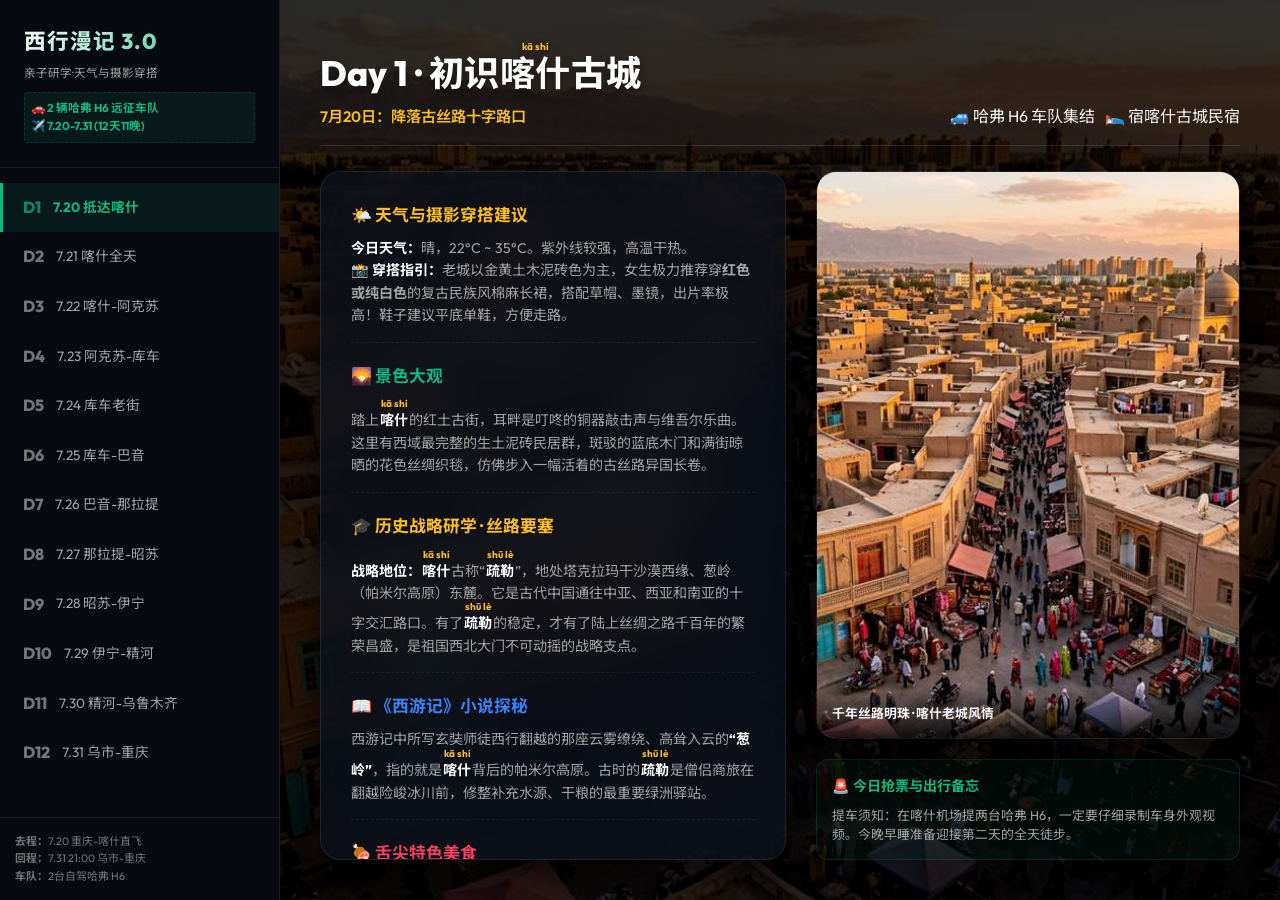
<file: index.html>
<!DOCTYPE html>
<html lang="zh-CN">
<head>
  <meta charset="UTF-8">
  <meta name="viewport" content="width=device-width, initial-scale=1.0">
  <title>西行漫记 · 新疆 12 日亲子研学自驾指南</title>
  <meta name="description" content="10人新疆自驾亲子历史地理西游记研学与穿搭天气指南">
  <link rel="stylesheet" href="styles.css?v=20260719">
  <link href="https://fonts.googleapis.com/css2?family=Outfit:wght@300;400;600;800&family=Noto+Sans+SC:wght@300;400;700;900&display=swap" rel="stylesheet">
  <style>
    /* 加强拼音 ruby 标签排版，防止行距错乱 */
    ruby {
      ruby-position: over;
      ruby-align: center;
      margin: 0 1px;
      font-weight: 700;
      color: #ffffff;
    }
    rt {
      font-size: 0.62rem;
      color: var(--secondary);
      letter-spacing: 0px;
      padding-bottom: 2px;
      font-family: 'Outfit', sans-serif;
    }
  </style>
</head>
<body>

  <div class="deck-container">
    
    <!-- 左侧索引导航栏 -->
    <aside class="sidebar">
      <div class="sidebar-header">
        <h1>西行漫记 3.0</h1>
        <p>亲子研学·天气与摄影穿搭</p>
        <div style="margin-top: 10px; font-size: 0.72rem; color: var(--primary); font-weight: bold; background: rgba(16, 185, 129, 0.08); padding: 6px; border-radius: 4px; border: 1px dashed rgba(16, 185, 129, 0.2);">
          🚗 2 辆哈弗 H6 远征车队<br>
          ✈️ 7.20-7.31 (12天11晚)
        </div>
      </div>
      <ul class="sidebar-menu">
        <li class="menu-item active" onclick="showSlide(1, this)">
          <span class="menu-day-num">D1</span>
          <span class="menu-day-name">7.20 抵达喀什</span>
        </li>
        <li class="menu-item" onclick="showSlide(2, this)">
          <span class="menu-day-num">D2</span>
          <span class="menu-day-name">7.21 喀什全天</span>
        </li>
        <li class="menu-item" onclick="showSlide(3, this)">
          <span class="menu-day-num">D3</span>
          <span class="menu-day-name">7.22 喀什-阿克苏</span>
        </li>
        <li class="menu-item" onclick="showSlide(4, this)">
          <span class="menu-day-num">D4</span>
          <span class="menu-day-name">7.23 阿克苏-库车</span>
        </li>
        <li class="menu-item" onclick="showSlide(5, this)">
          <span class="menu-day-num">D5</span>
          <span class="menu-day-name">7.24 库车老街</span>
        </li>
        <li class="menu-item" onclick="showSlide(6, this)">
          <span class="menu-day-num">D6</span>
          <span class="menu-day-name">7.25 库车-巴音</span>
        </li>
        <li class="menu-item" onclick="showSlide(7, this)">
          <span class="menu-day-num">D7</span>
          <span class="menu-day-name">7.26 巴音-那拉提</span>
        </li>
        <li class="menu-item" onclick="showSlide(8, this)">
          <span class="menu-day-num">D8</span>
          <span class="menu-day-name">7.27 那拉提-昭苏</span>
        </li>
        <li class="menu-item" onclick="showSlide(9, this)">
          <span class="menu-day-num">D9</span>
          <span class="menu-day-name">7.28 昭苏-伊宁</span>
        </li>
        <li class="menu-item" onclick="showSlide(10, this)">
          <span class="menu-day-num">D10</span>
          <span class="menu-day-name">7.29 伊宁-精河</span>
        </li>
        <li class="menu-item" onclick="showSlide(11, this)">
          <span class="menu-day-num">D11</span>
          <span class="menu-day-name">7.30 精河-乌鲁木齐</span>
        </li>
        <li class="menu-item" onclick="showSlide(12, this)">
          <span class="menu-day-num">D12</span>
          <span class="menu-day-name">7.31 乌市-重庆</span>
        </li>
      </ul>
      
      <div style="margin-top: auto; padding: 15px; font-size: 0.68rem; color: var(--text-muted); border-top: 1px solid var(--panel-border);">
        <strong>去程：</strong>7.20 重庆-喀什直飞<br>
        <strong>回程：</strong>7.31 21:00 乌市-重庆<br>
        <strong>车队：</strong>2台自驾哈弗 H6
      </div>
    </aside>

    <!-- 右侧展示舞台 -->
    <main class="deck-stage">
      <div class="stage-bg" id="stage-bg" style="background-image: url('images/kashgar.jpg');"></div>

      <!-- Slide 1: Day 1 -->
      <div id="slide-1" class="slide-content">
        <div class="slide-header">
          <div class="header-title">
            <h2>Day 1 · 初识<ruby>喀什<rt>kā shí</rt></ruby>古城</h2>
            <p>7月20日：降落古丝路十字路口</p>
          </div>
          <div class="header-meta">
            <span class="badge primary">🚙 哈弗 H6 车队集结</span>
            <span class="badge">🛌 宿喀什古城民宿</span>
          </div>
        </div>
        <div class="slide-grid">
          <div class="研学-panel">
            <div class="section-block">
              <h3 class="section-title title-history">🌤️ 天气与摄影穿搭建议</h3>
              <p class="section-desc"><strong>今日天气：</strong>晴，22°C ~ 35°C。紫外线较强，高温干热。<br><strong>📸 穿搭指引：</strong>老城以金黄土木泥砖色为主，女生极力推荐穿<b>红色或纯白色</b>的复古民族风棉麻长裙，搭配草帽、墨镜，出片率极高！鞋子建议平底单鞋，方便走路。</p>
            </div>
            <div class="section-block">
              <h3 class="section-title title-scenic">🌄 景色大观</h3>
              <p class="section-desc">踏上<ruby>喀什<rt>kā shí</rt></ruby>的红土古街，耳畔是叮咚的铜器敲击声与维吾尔乐曲。这里有西域最完整的生土泥砖民居群，斑驳的蓝底木门和满街晾晒的花色丝绸织毯，仿佛步入一幅活着的古丝路异国长卷。</p>
            </div>
            <div class="section-block">
              <h3 class="section-title title-history">🎓 历史战略研学 · 丝路要塞</h3>
              <p class="section-desc"><strong>战略地位：</strong><ruby>喀什<rt>kā shí</rt></ruby>古称“<ruby>疏勒<rt>shū lè</rt></ruby>”，地处塔克拉玛干沙漠西缘、葱岭（帕米尔高原）东麓。它是古代中国通往中亚、西亚和南亚的十字交汇路口。有了<ruby>疏勒<rt>shū lè</rt></ruby>的稳定，才有了陆上丝绸之路千百年的繁荣昌盛，是祖国西北大门不可动摇的战略支点。</p>
            </div>
            <div class="section-block">
              <h3 class="section-title title-novel">📖 《西游记》小说探秘</h3>
              <p class="section-desc">西游记中所写玄奘师徒西行翻越的那座云雾缭绕、高耸入云的<strong>“葱岭”</strong>，指的就是<ruby>喀什<rt>kā shí</rt></ruby>背后的帕米尔高原。古时的<ruby>疏勒<rt>shū lè</rt></ruby>是僧侣商旅在翻越险峻冰川前，修整补充水源、干粮的最重要绿洲驿站。</p>
            </div>
            <div class="section-block">
              <h3 class="section-title title-food">🍖 舌尖特色美食</h3>
              <p class="section-desc"><strong>汗巴扎夜市：</strong>现烤缸子肉（小茶缸炖羊肉，汤极其鲜甜）、刚出炉热气腾腾的烤包子、手工冰淇淋。</p>
            </div>
          </div>
          <div class="visual-panel">
            <div class="visual-image-box">
              <img src="images/kashgar.jpg" alt="喀什古城">
              <div class="visual-image-caption">千年丝路明珠 · 喀什老城风情</div>
            </div>
            <div class="visual-reminders">
              <h4>🚨 今日抢票与出行备忘</h4>
              <p>提车须知：在喀什机场提两台哈弗 H6，一定要仔细录制车身外观视频。今晚早睡准备迎接第二天的全天徒步。</p>
            </div>
          </div>
        </div>
      </div>

      <!-- Slide 2: Day 2 -->
      <div id="slide-2" class="slide-content" style="display: none;">
        <div class="slide-header">
          <div class="header-title">
            <h2>Day 2 · <ruby>喀什<rt>kā shí</rt></ruby>古城深度体验</h2>
            <p>7月21日：百年茶馆的悠闲与大巴扎的沸腾</p>
          </div>
          <div class="header-meta">
            <span class="badge primary">🚶 全天徒步人文</span>
            <span class="badge">🛌 宿喀什古城</span>
          </div>
        </div>
        <div class="slide-grid">
          <div class="研学-panel">
            <div class="section-block">
              <h3 class="section-title title-history">🌤️ 天气与摄影穿搭建议</h3>
              <p class="section-desc"><strong>今日天气：</strong>晴间多云，23°C ~ 34°C。紫外线强，下午偏热。<br><strong>📸 穿搭指引：</strong>由于要在茶馆和巴扎拍照，推荐穿<b>亮黄色、橙色或宝蓝色</b>的衣服，在蓝天和木雕砖墙衬托下色彩对比度极高！建议穿舒适透气的平底运动鞋，今天走路较多。</p>
            </div>
            <div class="section-block">
              <h3 class="section-title title-scenic">🌄 景色大观</h3>
              <p class="section-desc">漫步西城彩虹巷与布袋巷，黄土墙上爬满了碧绿的葡萄藤。中午阳光斜射进雕花窗格，老茶馆里老人们弹奏着热瓦普，与满院茶香融为一体。昆仑塔在傍晚亮起金光，犹如一座守护荒漠的航标。</p>
            </div>
            <div class="section-block">
              <h3 class="section-title title-history">🎓 历史战略研学 · 班超定西域</h3>
              <p class="section-desc"><strong>爱国史诗：</strong>东汉英雄<strong>班超</strong>“投笔从戎”，率领 36 勇士出使西域，在<ruby>疏勒<rt>shū lè</rt></ruby>（<ruby>喀什<rt>kā shí</rt></ruby>）驻守并抚绥西域各族长达三十年。他多次以寡敌众，平定动乱，重新打通被匈奴阻断的丝绸之路，展现了坚韧不拔的爱国热血与非凡的战略智慧。</p>
            </div>
            <div class="section-block">
              <h3 class="section-title title-novel">📖 《西游记》小说探秘</h3>
              <p class="section-desc">真实历史中的<strong>玄奘法师</strong>（唐僧原型）在西行求法取经归国途中，曾在<ruby>疏勒<rt>shū lè</rt></ruby>停留讲经。古城中高耸的土筑台基和佛寺遗址，默默见证了这位伟大的旅行家和译经大师的足迹。</p>
            </div>
            <div class="section-block">
              <h3 class="section-title title-food">🍖 舌尖特色美食</h3>
              <p class="section-desc"><strong>百年茶馆：</strong>点一壶当地特有的药茶（藏红花调配），搭配刚打出来的薄馕，坐在炕上听老人弹琴，别有风味。</p>
            </div>
          </div>
          <div class="visual-panel">
            <div class="visual-image-box">
              <img src="images/kashgar.jpg" alt="古城西城">
              <div class="visual-image-caption">艾提<ruby>尕<rt>gǎ</rt></ruby>尔广场与百年老茶馆</div>
            </div>
            <div class="visual-reminders">
              <h4>🚨 今日抢票与出行备忘</h4>
              <p>门票说明：<strong>艾提<ruby>尕<rt>gǎ</rt></ruby>尔清真寺门票现场购买即可</strong>，昆仑塔门票可现场或微信小程序买。</p>
            </div>
          </div>
        </div>
      </div>

      <!-- Slide 3: Day 3 -->
      <div id="slide-3" class="slide-content" style="display: none;">
        <div class="slide-header">
          <div class="header-title">
            <h2>Day 3 · 红砂烈火的戈壁之路</h2>
            <p>7月22日：喀什 ➡️ <ruby>柯坪<rt>kē píng</rt></ruby>红沙漠 ➡️ 阿克苏</p>
          </div>
          <div class="header-meta">
            <span class="badge primary">🚗 约 370km · 4.5h</span>
            <span class="badge">🛌 宿阿克苏老街亚朵</span>
          </div>
        </div>
        <div class="slide-grid">
          <div class="研学-panel">
            <div class="section-block">
              <h3 class="section-title title-history">🌤️ 天气与摄影穿搭建议</h3>
              <p class="section-desc"><strong>今日天气：</strong>晴天，24°C ~ 36°C。沙漠温度极高，空气干热。<br><strong>📸 穿搭指引：</strong>在沙漠中拍照，<b>纯白色</b>衣服是永远的经典，或者选择<b>酷黑色、军绿色</b>的机能工装风，跟红色沙丘产生极致反差美。切记备好防晒衣防晒帽，沙里风大，穿带防沙脚套的轻便鞋。</p>
            </div>
            <div class="section-block">
              <h3 class="section-title title-scenic">🌄 景色大观</h3>
              <p class="section-desc">公路两侧从荒漠渐渐化作火红的世界。<ruby>柯坪<rt>kē píng</rt></ruby>红沙漠是中国唯一的红砂荒漠，在艳阳高照下，每一座红色的沙丘都像是跃动的火苗，与湛蓝的苍穹形成极强烈的色彩对比。</p>
            </div>
            <div class="section-block">
              <h3 class="section-title title-history">🎓 历史战略研学 · 红色戈壁与丝路烽燧</h3>
              <p class="section-desc"><strong>地理与战略：</strong><ruby>柯坪<rt>kē píng</rt></ruby>县境内分布着大量泛红的碎石荒漠与雅丹红层，是古丝绸之路北道的交通要道。这里的红沙由红泥岩与砂岩风化而成。古代戍边将士就是依靠在这片红色赤地中修筑<ruby>烽燧<rt>fēng suì</rt></ruby>（烽火台），为商旅指引水源，保卫丝路安全。</p>
            </div>
            <div class="section-block">
              <h3 class="section-title title-novel">📖 《西游记》小说探秘</h3>
              <p class="section-desc">看见那一连绵无际、在太阳下发光的红砂世界，孩子们会脱口而出西游记里的<strong>“火焰山”</strong>。虽然真正的火焰山遗址在吐鲁番，但<ruby>柯坪<rt>kē píng</rt></ruby>红沙漠的奇幻红色地貌，能让孩子完美带入孙悟空向铁扇公主借芭蕉扇扇灭熊熊烈火的经典场景！</p>
            </div>
            <div class="section-block">
              <h3 class="section-title title-food">🍖 舌尖特色美食</h3>
              <p class="section-desc"><strong>阿克苏美食：</strong>阿克苏的盐水羊肉、烤羊排非常著名。老城夜市可品尝当地的手工酸奶刨冰。</p>
            </div>
          </div>
          <div class="visual-panel">
            <div class="visual-image-box">
              <img src="images/aksu.jpg" alt="柯坪红沙漠">
              <div class="visual-image-caption">烈焰般的赤地奇观 · 柯坪红沙漠</div>
            </div>
            <div class="visual-reminders">
              <h4>🚨 今日抢票与出行备忘</h4>
              <p>门票与抢票：<strong>红沙漠景区门票在现场购买即可</strong>。<br><strong style="color: var(--secondary);">⚠️ 极重要：今天必须在大众点评上提前订好明天温宿大峡谷的门票！</strong></p>
            </div>
          </div>
        </div>
      </div>

      <!-- Slide 4: Day 4 -->
      <div id="slide-4" class="slide-content" style="display: none;">
        <div class="slide-header">
          <div class="header-title">
            <h2>Day 4 · 震撼的地球伤痕</h2>
            <p>7月23日：阿克苏 ➡️ <ruby>温宿<rt>wēn sù</rt></ruby>大峡谷 ➡️ 烈焰泉 ➡️ 库车</p>
          </div>
          <div class="header-meta">
            <span class="badge primary">🚗 约 220km · 3h</span>
            <span class="badge">🛌 宿库车市区</span>
          </div>
        </div>
        <div class="slide-grid">
          <div class="研学-panel">
            <div class="section-block">
              <h3 class="section-title title-history">🌤️ 天气与摄影穿搭建议</h3>
              <p class="section-desc"><strong>今日天气：</strong>晴，22°C ~ 34°C。峡谷内光线折射强，避风处闷热。<br><strong>📸 穿搭指引：</strong>红色峡谷雄伟深邃，<b>亮红色或亮橘色</b>的冲锋衣、卫衣或运动T恤能让你在谷底拍出绝美的“国家地理大片”即视感！请**必须穿厚底、高帮的防滑运动鞋或登山鞋**，谷底全是细沙和乱石，保护好脚踝。</p>
            </div>
            <div class="section-block">
              <h3 class="section-title title-scenic">🌄 景色大观</h3>
              <p class="section-desc">高耸入云的红色陡峭岩壁如神剑劈开大地，峡谷最窄处只漏出一线天光。在烈日下，坚韧的“不死胡杨”在干涸开裂的红土河道旁舒展着筑枝，展现出极其悲壮沧桑的生命之美。</p>
            </div>
            <div class="section-block">
              <h3 class="section-title title-history">🎓 历史战略研学 · 天山最高峰托木尔的地质史</h3>
              <p class="section-desc"><strong>科学研学：</strong><ruby>温宿<rt>wēn sù</rt></ruby>大峡谷位于天山最高峰——<ruby>托木尔<rt>tuō mù ěr</rt></ruby>峰（海拔 7443 米）南麓。它是数亿年来由于喜马拉雅造山运动导致地壳剧烈上升、加上天山冰川融水和山洪剧烈切割冲刷形成的“地质博物馆”。红砂绝壁的层理，刻录着地质变迁的壮丽史诗。</p>
            </div>
            <div class="section-block">
              <h3 class="section-title title-novel">📖 《西游记》小说探秘</h3>
              <p class="section-desc">西游记里的<strong>“烈焰泉”与“火焰山”</strong>，与这里的红层峡谷以及地下间歇喷出的矿物泉有着惊人的神似。而在绝壁谷底傲然生长的“胡杨树”，被誉为“生而一千年不死，死而一千年不倒，倒而一千年不朽”，像极了西游记中顽强抗争、不畏艰难的悟空精神！</p>
            </div>
            <div class="section-block">
              <h3 class="section-title title-food">🍖 舌尖特色美食</h3>
              <p class="section-desc"><strong>红层路餐：</strong>中午在峡谷内无餐饮店，建议各家在哈弗 H6 后备箱备足烤馕、牛肉干和水果（库车小白杏在7月最甜最出名）。</p>
            </div>
          </div>
          <div class="visual-panel">
            <div class="visual-image-box">
              <img src="images/wensu.jpg" alt="温宿大峡谷">
              <div class="visual-image-caption">天山深处的红色宫殿 · 温宿大峡谷</div>
            </div>
            <div class="visual-reminders">
              <h4>🚨 今日抢票与出行备忘</h4>
              <p>交通提示：温宿大峡谷内部道路为干涸沙石河谷，容易陷车，<strong>两台哈弗 H6 停在景区停车场，全员换乘景区四驱区间车或包车进入！</strong><br><strong style="color: var(--secondary);">⚠️ 极重要：今天必须在大众点评订明天库车王府的门票！</strong></p>
            </div>
          </div>
        </div>
      </div>

      <!-- Slide 5: Day 5 -->
      <div id="slide-5" class="slide-content" style="display: none;">
        <div class="slide-header">
          <div class="header-title">
            <h2>Day 5 · 古龟兹古国的人文回响</h2>
            <p>7月24日：库车王府 ➡️ 热斯坦老街 ➡️ 库车大寺</p>
          </div>
          <div class="header-meta">
            <span class="badge primary">🚶 慢节奏研学</span>
            <span class="badge">🛌 宿库车市区</span>
          </div>
        </div>
        <div class="slide-grid">
          <div class="研学-panel">
            <div class="section-block">
              <h3 class="section-title title-history">🌤️ 天气与摄影穿搭建议</h3>
              <p class="section-desc"><strong>今日天气：</strong>晴转多云，22°C ~ 33°C。光照适中，傍晚非常舒服。<br><strong>📸 穿搭指引：</strong>老城民居和王府有很多粉蓝、浅粉色的门窗雕花，推荐穿<b>姜黄色、纯白色或翠绿色</b>的波西米亚风格棉麻长裙，搭配精致的耳环，在斑驳的墙壁旁极具胶片故事感。穿休闲鞋或凉鞋即可。</p>
            </div>
            <div class="section-block">
              <h3 class="section-title title-scenic">🌄 景色大观</h3>
              <p class="section-desc">清晨的库车热斯坦老街泛着金光，沿街每扇维吾尔雕花大门都漆着孔雀绿与天空蓝。两旁是卖铜壶和手工大馕的传统作坊，微风吹过，半空中洋溢着成熟无花果的清甜香味。</p>
            </div>
            <div class="section-block">
              <h3 class="section-title title-history">🎓 历史战略研学 · 丝路第一烽与文化融汇</h3>
              <p class="section-desc"><strong>战略地位：</strong>库车古称“<ruby>龟兹<rt>qiū cí</rt></ruby>”，是西域三十六国中的大国，汉代西域都护府也曾设于此。库车王府保留了古城墙和汉唐遗风，它与附近的<ruby>克孜尔尕哈<rt>kè zī ěr gǎ hā</rt></ruby>烽燧（丝路第一烽）共同构筑了古代汉朝保卫边疆、维护各民族大融合与丝路畅通的钢铁防御系统。</p>
            </div>
            <div class="section-block">
              <h3 class="section-title title-novel">📖 《西游记》小说探秘 · 真正的女儿国</h3>
              <p class="section-desc"><strong>《西游记》原著对照：</strong>库车市老城郊区的“苏巴什佛寺遗址”（又称昭怙厘大寺），正是西游记中<strong>“西梁女国”（女儿国）</strong>的历史原型！<ruby>鸠摩罗什<rt>jiū mó luó shí</rt></ruby>曾在此讲经，玄奘在《大唐西域记》中曾详细描绘过这里佛教空前鼎盛的场面。流经古寺废墟的库车河，传说就是喝水受孕的<strong>“子母河”</strong>。</p>
            </div>
            <div class="section-block">
              <h3 class="section-title title-food">🍖 舌尖特色美食</h3>
              <p class="section-desc"><strong>库车大馕：</strong>老街现打的“车轮大馕”，直径达半米，表皮酥脆洒满芝麻；中午去吃热乎乎的库车药膳烤包子。</p>
            </div>
          </div>
          <div class="visual-panel">
            <div class="visual-image-box">
              <img src="images/yining.jpg" alt="老街风情">
              <div class="visual-image-caption">西梁女国原型遗存 · 库车人文记忆</div>
            </div>
            <div class="visual-reminders">
              <h4>🚨 今日抢票与出行备忘</h4>
              <p>购票指南：今日游览的库车大寺和老街漫步无需门票，库车王府凭昨日订好的电子票换票。<br><strong style="color: var(--secondary);">⚠️ 极重要：今天必须在大众点评上买好明天克孜利亚胜景以及巴音布鲁克景区的门票！</strong></p>
            </div>
          </div>
        </div>
      </div>

      <!-- Slide 6: Day 6 -->
      <div id="slide-6" class="slide-content" style="display: none;">
        <div class="slide-header">
          <div class="header-title">
            <h2>Day 6 · 跨越天山大分水岭</h2>
            <p>7月25日：库车 ➡️ 克孜利亚 ➡️ 独库南段 ➡️ 大小龙池 ➡️ 巴音布鲁克</p>
          </div>
          <div class="header-meta">
            <span class="badge primary">🚗 约 380km · 6h (翻越天山)</span>
            <span class="badge">🛌 宿巴音布鲁克镇</span>
          </div>
        </div>
        <div class="slide-grid">
          <div class="研学-panel">
            <div class="section-block">
              <h3 class="section-title title-history">🌤️ 天气与摄影穿搭建议</h3>
              <p class="section-desc"><strong>今日天气：</strong>天山山区多云偏冷，巴音落日山顶气温 8°C ~ 18°C。风大寒冷。<br><strong>📸 穿搭指引：</strong>由于一天之内海拔从1000米升高到近3000米，<b>强推“洋葱式穿衣”</b>。白天车上穿短袖或薄防晒衣；傍晚山顶风极冷，必须穿上<b>加绒冲锋衣、防风外套或轻薄羽绒服</b>。围一条亮色大披肩（如大红色或明黄色），不仅能挡风，拍九曲十八弯落日时也是绝美焦点！</p>
            </div>
            <div class="section-block">
              <h3 class="section-title title-scenic">🌄 景色大观</h3>
              <p class="section-desc">天山公路宛如巨龙在红色群峰与冰川间游走。大龙池如同天山怀抱里的一颗翡翠明珠。傍晚时分，巴音布鲁克辽阔的高山草甸上，开都河九曲十八弯在夕阳下折射出亮晶晶的光芒，美若幻境。</p>
            </div>
            <div class="section-block">
              <h3 class="section-title title-history">🎓 历史战略研学 · 渥巴锡土尔扈特部万里东归</h3>
              <p class="section-desc"><strong>爱国史诗：</strong>乾隆年间，蒙古土尔扈特部首领<ruby>渥<rt>wò</rt></ruby>巴锡，为了摆脱沙俄帝国的残酷压迫，率领近十七万族人克服围追堵截和重重天险，毅然重返祖国怀抱。这是一场震撼世界的爱国主义悲壮史诗。巴音布鲁克正是朝廷安置这支爱国部落的宝地。</p>
            </div>
            <div class="section-block">
              <h3 class="section-title title-novel">📖 《西游记》小说探秘 · 真正的通天河</h3>
              <p class="section-desc"><strong>《西游记》原著对照：</strong>静静流经巴音布鲁克大草原、孕育了无数生命的开都河，正是西游记中那条浩瀚意远、有老<ruby>鼋<rt>yuán</rt></ruby>驼师徒渡水的<strong>“通天河”</strong>！孩子们站在九曲十八弯前，可以指着那如银河落凡尘的河湾，大声讲述唐僧在通天河底打捞经书的传说。</p>
            </div>
            <div class="section-block">
              <h3 class="section-title title-food">🍖 舌尖特色美食</h3>
              <p class="section-desc"><strong>黑头羊：</strong>巴音布鲁克特产黑头羊肉，肉质极细嫩，无膻味。晚上全员围坐吃热气腾腾的羊肉汤，暖身又抗寒。</p>
            </div>
          </div>
          <div class="visual-panel">
            <div class="visual-image-box">
              <img src="images/bayanbulak.jpg" alt="巴音布鲁克">
              <div class="visual-image-caption">通天河原型开都河 · 九曲十八弯落日</div>
            </div>
            <div class="visual-reminders">
              <h4>🚨 今日抢票与出行备忘</h4>
              <p>防寒警告：巴音布鲁克海拔约 2500 米，日落时间在晚上 21:00 左右，**山顶风大寒冷**！各家一定要在哈弗 H6 上备好冲锋衣和羽绒服，千万不能让孩子冻感冒！</p>
            </div>
          </div>
        </div>
      </div>

      <!-- Slide 7: Day 7 -->
      <div id="slide-7" class="slide-content" style="display: none;">
        <div class="slide-header">
          <div class="header-title">
            <h2>Day 7 · 策马奔驰在空中草原</h2>
            <p>7月26日：巴音布鲁克 ➡️ 那拉提空中草原</p>
          </div>
          <div class="header-meta">
            <span class="badge primary">🚗 约 90km · 1.5h</span>
            <span class="badge">🛌 宿那拉提镇</span>
          </div>
        </div>
        <div class="slide-grid">
          <div class="研学-panel">
            <div class="section-block">
              <h3 class="section-title title-history">🌤️ 天气与摄影穿搭建议</h3>
              <p class="section-desc"><strong>今日天气：</strong>多云间晴，山顶温度 12°C ~ 24°C。山地气象多变，时晴时雨。<br><strong>📸 穿搭指引：</strong>高山草原背景是一望无际的翠绿与雪山，最适合穿<b>白色法式仙女风蕾丝长裙</b>，或者帅气的<b>牛仔外套配咖色牛仔帽、长靴</b>，非常上镜！另外，带一件轻便雨衣以防阵雨。</p>
            </div>
            <div class="section-block">
              <h3 class="section-title title-scenic">🌄 景色大观</h3>
              <p class="section-desc">山顶的空中草原野花烂漫，连绵的雪山仿佛触手可及。孩子们在草甸上由牧民牵马慢步，山谷里的哈萨克白色<ruby>毡<rt>zhān</rt></ruby>房冒着缕缕炊烟，马鞭声在辽阔的山谷里回荡，这才是最正宗的天山空中牧场。</p>
            </div>
            <div class="section-block">
              <h3 class="section-title title-history">🎓 历史战略研学 · 乌孙古国与解忧公主</h3>
              <p class="section-desc"><strong>战略外交与和亲：</strong>那拉提草原一带古属乌孙国。西汉时，汉武帝和汉宣帝时期，派<strong>解忧公主</strong>远嫁乌孙。解忧公主在乌孙生活了 50 多年，积极协助乌孙发展，稳固了西汉与西域各国的联盟，共同击退匈奴的侵扰。她是维护中华大统一和丝路安宁的伟大女性杰出代表。</p>
            </div>
            <div class="section-block">
              <h3 class="section-title title-novel">📖 《西游记>》小说探秘</h3>
              <p class="section-desc">西游记里的仙界<strong>“瑶池”</strong>，相传就是西王母设蟠桃宴招待神仙的地方。孩子们看到那拉提雪山冰川融水汇聚成的高山溪流和山顶百花盛开、白云环绕的仙境，就会明白，这就是传说中西王母的“天山瑶池”在人间的写照。</p>
            </div>
            <div class="section-block">
              <h3 class="section-title title-food">🍖 舌尖特色美食</h3>
              <p class="section-desc"><strong>那拉提美食：</strong>哈萨克包尔萨克（炸油果子搭配香浓热奶茶）、地道手抓肉、烤肉串。</p>
            </div>
          </div>
          <div class="visual-panel">
            <div class="visual-image-box">
              <img src="images/nalati.jpg" alt="那拉提空中草原">
              <div class="visual-image-caption">空中野花漫步 · 哈萨克牧歌世界</div>
            </div>
            <div class="visual-reminders">
              <h4>🚨 今日抢票与出行备忘</h4>
              <p>订票提示：那拉提自驾票极难抢。<strong>好在我们选择乘景区大巴区间车进入，只需提早实名购好区间车套票即可</strong>，避开抢车票烦恼！</p>
            </div>
          </div>
        </div>
      </div>

      <!-- Slide 8: Day 8 -->
      <div id="slide-8" class="slide-content" style="display: none;">
        <div class="slide-header">
          <div class="header-title">
            <h2>Day 8 · 天马踏浪与变色湖</h2>
            <p>7月27日：那拉提 ➡️ 昭苏天马浴河 ➡️ 昭苏玉湖</p>
          </div>
          <div class="header-meta">
            <span class="badge primary">🚗 约 150km · 2.5h</span>
            <span class="badge">🛌 宿昭苏民宿</span>
          </div>
        </div>
        <div class="slide-grid">
          <div class="研学-panel">
            <div class="section-block">
              <h3 class="section-title title-history">🌤️ 天气与摄影穿搭建议</h3>
              <p class="section-desc"><strong>今日天气：</strong>多云偶有小雨，11°C ~ 22°C。高海拔气温较凉。<br><strong>📸 穿搭指引：</strong>由于昭苏野花和玉湖颜色丰富，建议穿<b>大红色、宝蓝色或鹅黄色</b>的防风冲锋衣或轻外套，上镜极显气色！在河滩湿地走动，建议穿<b>防雨靴、厚底防水户外鞋</b>，带好伞具。</p>
            </div>
            <div class="section-block">
              <h3 class="section-title title-scenic">🌄 景色大观</h3>
              <p class="section-desc">特克斯河在夕阳下化作一片波光粼粼的碎金，牧马人一声哨响，近百匹精壮的伊犁天马冲向激流，马蹄轰鸣、浪花遮天！而深藏天山峡谷的玉湖，湖水碧绿如一块被群山捧在掌心的羊脂美玉。</p>
            </div>
            <div class="section-block">
              <h3 class="section-title title-history">🎓 历史战略研学 · 汉武帝与西极天马</h3>
              <p class="section-desc"><strong>强军历史：</strong>昭苏自古是“西极天马”的产地。西汉时期，汉武帝为了引进能征善战、耐力惊人的天马，以改善中原马政、击败北方匈奴。汉武帝曾作《天马歌》赞美它。这些良马在河谷奔腾的场景，印证了我国古代为了国家安全、积极提升国防骑兵战力的伟大决心。</p>
            </div>
            <div class="section-block">
              <h3 class="section-title title-novel">📖 《西游记》小说探秘 · 寻找避马瘟</h3>
              <p class="section-desc"><strong>《西游记》趣味对照：</strong>孙悟空在天庭曾担任过官职<strong>“避马瘟”</strong>（大圣常戏称其官为弼马温），管理御马。孩子们看到万马奔腾、溅水嬉戏的场景，可以逗逗他们：“你看，是不是孙悟空把天庭的御马放下了凡尘，在特克斯河洗澡呢？”</p>
            </div>
            <div class="section-block">
              <h3 class="section-title title-food">🍖 舌尖特色美食</h3>
              <p class="section-desc"><strong>昭苏吃法：</strong>昭苏盛产土豆，这里的土豆粉粉甜甜，特色土豆焖羊肉在草原餐馆是一绝，孩子们也爱吃。</p>
            </div>
          </div>
          <div class="visual-panel">
            <div class="visual-image-box">
              <img src="images/zhaosu.jpg" alt="天马浴河">
              <div class="visual-image-caption">天马之乡 · 昭苏湿地公园天马浴河</div>
            </div>
            <div class="visual-reminders">
              <h4>🚨 今日抢票与出行备忘</h4>
              <p>天马浴河演出场次：天马浴河表演每天有固定场次，建议下午前往。买票可在微信“昭苏景区”公众号或现场购票。</p>
            </div>
          </div>
        </div>
      </div>

      <!-- Slide 9: Day 9 -->
      <div id="slide-9" class="slide-content" style="display: none;">
        <div class="slide-header">
          <div class="header-title">
            <h2>Day 9 · 挑战小独库与伊宁街风</h2>
            <p>7月28日：昭苏 ➡️ 伊昭公路 ➡️ 伊宁六星街、<ruby>喀赞其<rt>kā zàn qí</rt></ruby></p>
          </div>
          <div class="header-meta">
            <span class="badge primary">🚗 约 140km · 2h</span>
            <span class="badge">🛌 宿伊宁六星街附近</span>
          </div>
        </div>
        <div class="slide-grid">
          <div class="研学-panel">
            <div class="section-block">
              <h3 class="section-title title-history">🌤️ 天气与摄影穿搭建议</h3>
              <p class="section-desc"><strong>今日天气：</strong>晴，18°C ~ 30°C。温度宜人，紫外线中等。<br><strong>📸 穿搭指引：</strong>由于六星街和喀赞其有大量的蒂芙尼蓝、孔雀蓝墙面，穿<b>白底碎花裙、天空蓝长裙、或淡黄色上衣</b>搭配罗马鞋，戴一顶蕾丝草帽，出镜如同漫步在北非摩洛哥的蓝色小镇中，简直绝美！</p>
            </div>
            <div class="section-block">
              <h3 class="section-title title-scenic">🌄 景色大观</h3>
              <p class="section-desc">伊昭公路山路高陡，云杉林在云雾中若隐若现。下山后进入伊宁六星街，淡蓝与明黄相间的俄罗斯风情街区里，琴声阵阵。<ruby>喀赞其<rt>kā zàn qí</rt></ruby>的小院落里，孩子们可以乘坐传统的“哈迪克”马车，穿行在彩色的异域童话世界中。</p>
            </div>
            <div class="section-block">
              <h3 class="section-title title-history">🎓 历史战略研学 · 林则徐与惠宁渠</h3>
              <p class="section-desc"><strong>爱国实干史诗：</strong>民族英雄<strong>林则徐</strong>因虎门销烟触怒朝廷被贬谪伊犁。在流放期间，他没有消沉，而是积极带领当地百姓兴修水利，克服万难挖成了长达 100 多公里的“惠宁渠”，引伊犁河水灌溉万顷荒地，使无数难民得以安家落户。这体现了伟大的爱国胸怀与实干为民的精神。</p>
            </div>
            <div class="section-block">
              <h3 class="section-title title-novel">📖 《西游记》小说探秘</h3>
              <p class="section-desc">伊犁河谷充沛的降水使得草木茂盛，古代中原人曾认为这里是西天极乐的边缘。<ruby>喀赞其<rt>kā zàn qí</rt></ruby>街区里那些五彩斑斓的彩色拱门与葡萄架下的木榻，非常神似西游记小说中那些神仙大能居住的西域异国城邦。</p>
            </div>
            <div class="section-block">
              <h3 class="section-title title-food">🍖 舌尖特色美食</h3>
              <p class="section-desc"><strong>古兰丹姆冰淇淋：</strong>六星街的网红地标，手工坚果冰淇淋甜而不腻，孩子们的最爱；晚餐可以去六星街品尝手工拉条子大盘鸡。</p>
            </div>
          </div>
          <div class="visual-panel">
            <div class="visual-image-box">
              <img src="images/yining.jpg" alt="伊宁喀赞其">
              <div class="visual-image-caption">蓝色童话民俗小镇 · 伊宁喀赞其</div>
            </div>
            <div class="visual-reminders">
              <h4>🚨 今日抢票与出行备忘</h4>
              <p>自驾限行说明：伊昭公路（S237线）是著名的翻山险路，**严禁 7 座以上客车通行**！我们车队的两台 5 座哈弗 H6 完美符合通行要求，但翻山越岭一定要减速慢行，多按喇叭！</p>
            </div>
          </div>
        </div>
      </div>

      <!-- Slide 10: Day 10 -->
      <div id="slide-10" class="slide-content" style="display: none;">
        <div class="slide-header">
          <div class="header-title">
            <h2>Day 10 · 湛蓝的天空之镜</h2>
            <p>7月29日：伊宁 ➡️ 赛里木湖环湖 ➡️ 果子沟大桥 ➡️ 精河</p>
          </div>
          <div class="header-meta">
            <span class="badge primary">🚗 约 260km · 4.5h</span>
            <span class="badge">🛌 宿精河县城</span>
          </div>
        </div>
        <div class="slide-grid">
          <div class="研学-panel">
            <div class="section-block">
              <h3 class="section-title title-history">🌤️ 天气与摄影穿搭建议</h3>
              <p class="section-desc"><strong>今日天气：</strong>多云转晴，赛里木湖湖面风大较冷，水温极凉。温度 10°C ~ 20°C。<br><strong>📸 穿搭指引：</strong>赛里木湖深邃湛蓝，<b>大红色、纯白色、鹅黄色</b>的防风大风衣或长裙最为夺目，风吹裙摆拍照神性拉满！一定要备一件<b>加绒外套或防风衣</b>，不拍照的时候套在外面防风，墨镜也是抗水面折射强光的必备好物。</p>
            </div>
            <div class="section-block">
              <h3 class="section-title title-scenic">🌄 景色大观</h3>
              <p class="section-desc">赛里木湖幽蓝的湖水与高耸的天山冰川完美重叠，环湖的草地上野花盛开。在亲水滩，洁白优雅的野生白天鹅在水晶般透明的湖水里戏水游玩。果子沟大桥巍峨地耸立在盘山深谷之间，山路九曲，雄伟震撼。</p>
            </div>
            <div class="section-block">
              <h3 class="section-title title-history">🎓 历史战略研学 · 最后一滴眼泪的地理成因</h3>
              <p class="section-desc"><strong>科学研学：</strong>赛里木湖被称为“大西洋最后一滴眼泪”。因为它是大西洋暖湿气流顺着西风带一路向东行进到这里，受到庞大的天山山脉阻挡，被迫抬升降水，从而在这个海拔 2073 米的高山盆地中汇聚形成的冷水微咸湖。它是天山山区的一颗璀璨的高山明珠。</p>
            </div>
            <div class="section-block">
              <h3 class="section-title title-novel">📖 《西游记》小说探秘</h3>
              <p class="section-desc">西游记小说里那些拥有清澈圣水、有水妖和仙子出没的高山圣湖，与赛里木湖这如镜面一般的碧水非常吻合。孩子们站在湖畔，看着平静如蓝色水晶的湖面，会感觉随时可能有西游记里的龙王或瑞兽一跃而出。</p>
            </div>
            <div class="section-block">
              <h3 class="section-title title-food">🍖 舌尖特色美食</h3>
              <p class="section-desc"><strong>精河八宝豆腐：</strong>精河县以八宝豆腐和枸杞宴出名，可以品尝当地的枸杞养生清汤羊肉。</p>
            </div>
          </div>
          <div class="visual-panel">
            <div class="visual-image-box">
              <img src="images/sayram.jpg" alt="赛里木湖">
              <div class="visual-image-caption">高山冷水之镜 · 大西洋最后一滴眼泪</div>
            </div>
            <div class="visual-reminders">
              <h4>🚨 今日抢票与出行备忘</h4>
              <p>入园贴士：赛里木湖支持自驾车直接买票开入，**我们本次走北门临时入口入园**，按照逆时针路线环湖游玩。果子沟大桥只能在公路服务区观景台远远拍照，严禁在桥面上停车！</p>
            </div>
          </div>
        </div>
      </div>

      <!-- Slide 11: Day 11 -->
      <div id="slide-11" class="slide-content" style="display: none;">
        <div class="slide-header">
          <div class="header-title">
            <h2>Day 11 · 穿越奇迹之路与彩红丹霞</h2>
            <p>7月30日：精河 ➡️ 独库北段 ➡️ 安集海 ➡️ 乌鲁木齐</p>
          </div>
          <div class="header-meta">
            <span class="badge primary">🚗 约 420km · 6.5h</span>
            <span class="badge">🛌 宿乌鲁木齐市区</span>
          </div>
        </div>
        <div class="slide-grid">
          <div class="研学-panel">
            <div class="section-block">
              <h3 class="section-title title-history">🌤️ 天气与摄影穿搭建议</h3>
              <p class="section-desc"><strong>今日天气：</strong>多云转晴，峡谷山口风力达 5-6级，气温 15°C ~ 32°C。傍晚渐热。<br><strong>📸 穿搭指引：</strong>由于今天要开车跑长途加跨越险峻公路，舒适第一，推荐<b>宽松棉质T恤加黑色运动束脚裤，配运动鞋</b>。在安集海大峡谷边缘风极狂野，戴上兜帽风衣或者加一件<b>亮黄色连帽防风外套</b>，能够防大风的同时与深渊背景形成极好的视觉呼应。</p>
            </div>
            <div class="section-block">
              <h3 class="section-title title-scenic">🌄 景色大观</h3>
              <p class="section-desc">安集海大峡谷如大地的裂痕，五彩斑斓的悬崖峭壁下是如血管般纵横的水流。S101 百里丹霞公路两侧，彩虹一般的<ruby>褶皱<rt>zhě zhòu</rt></ruby>山体在落日余晖中仿佛被神明泼上了五彩墨汁，变幻万千。</p>
            </div>
            <div class="section-block">
              <h3 class="section-title title-history">🎓 历史战略研学 · 独库公路革命筑路烈士英雄史</h3>
              <p class="section-desc"><strong>奉献与爱国：</strong>修筑天山南北动脉独库公路的艰苦战斗中，共有 **168 位** 铁道兵解放军战士因为雪崩、塌方献出了年轻生命。平均每铺就一公里的柏油路，就有接近一位年轻战士牺牲，他们长眠在乔尔玛烈士陵园。向孩子们讲述这段不朽的爱国奉献史，能让他们体会到今天公路通车奇迹的来之不易。</p>
            </div>
            <div class="section-block">
              <h3 class="section-title title-novel">📖 《西游记》小说探秘</h3>
              <p class="section-desc">S101 百里丹霞和安集海大峡谷那些扭曲、变色、层理分明的七彩土丘与深邃峡谷，简直就是西游记中妖怪洞府周围那怪石林立、万<ruby>壑<rt>hè</rt></ruby>争流的魔幻地貌，能极大地激发孩子们对地质科学的好奇与探索欲。</p>
            </div>
            <div class="section-block">
              <h3 class="section-title title-food">🍖 舌尖特色美食</h3>
              <p class="section-desc"><strong>乌市大餐：</strong>抵达乌鲁木齐后，晚上安排一次盛大的新疆大餐。大盘鸡、羊肉串、手抓饭，庆祝我们这趟远征大环线即将圆满收官！</p>
            </div>
          </div>
          <div class="visual-panel">
            <div class="visual-image-box">
              <img src="images/wensu.jpg" alt="大地伤痕">
              <div class="visual-image-caption">震撼的切割奇观 · 安集海大峡谷</div>
            </div>
            <div class="visual-reminders">
              <h4>🚨 今日抢票与出行备忘</h4>
              <p>自驾提醒：今天翻越独库公路北段（独山子起点），并经S101山路回乌市，里程长、弯道急。两台哈弗 H6 一定要在精河出发前加满油，司机注意防疲劳驾驶。</p>
            </div>
          </div>
        </div>
      </div>

      <!-- Slide 12: Day 12 -->
      <div id="slide-12" class="slide-content" style="display: none;">
        <div class="slide-header">
          <div class="header-title">
            <h2>Day 12 · 乌市小游 ➡️ 凯旋重庆</h2>
            <p>7月31日：乌鲁木齐市区游玩 ➡️ 21:00 直飞回渝</p>
          </div>
          <div class="header-meta">
            <span class="badge primary">✈️ 直飞约 3h30m</span>
            <span class="badge">🏠 回到温馨的家</span>
          </div>
        </div>
        <div class="slide-grid">
          <div class="研学-panel">
            <div class="section-block">
              <h3 class="section-title title-history">🌤️ 天气与摄影穿搭建议</h3>
              <p class="section-desc"><strong>今日天气：</strong>晴，18°C ~ 32°C。都市干燥晴热。<br><strong>📸 穿搭指引：</strong>由于今天要坐晚间航班回重庆，以舒适、防冷气的都市穿搭为主。推荐穿<b>淡雅的日常便服搭薄针织开衫，穿舒适的平底休闲鞋</b>。拍照可以选在红山公园观景台，背景高楼配雪山极其大气。</p>
            </div>
            <div class="section-block">
              <h3 class="section-title title-scenic">🌄 景色大观</h3>
              <p class="section-desc">现代化的乌鲁木齐高楼林立，远处的天山博格达雪峰若隐若现。孩子们在红山公园俯瞰全城，或者在新疆博物馆内探寻古代丝绸之路流传下来的千年宝藏文物。</p>
            </div>
            <div class="section-block">
              <h3 class="section-title title-history">🎓 历史战略研学 · 丝路核心区与新征程</h3>
              <p class="section-desc"><strong>古代西域都护到现代新亚欧大陆桥：</strong>从左宗棠收复新疆建立行省，到如今我国提出“一带一路”伟大宏图，乌鲁木齐作为新亚欧大陆桥的心脏与核心城市，正在从内陆腹地向开放前沿迈进，成为了连接亚欧的战略枢纽。这代表了我国经济发展与民族繁荣的新征程。</p>
            </div>
            <div class="section-block">
              <h3 class="section-title title-novel">📖 《西游记》小说探秘 · 西天取经圆满</h3>
              <p class="section-desc"><strong>西游记终章对照：</strong>西游记的最后，唐僧师徒四人历经九九八十一难，终于到达了大西天雷音寺取得真经，重返长安。我们的 10 人西域自驾亲子研学之旅，同样历经万水千山圆满收官，孩子们也带着丰富的历史地理与文学“真经”凯旋回渝！</p>
            </div>
            <div class="section-block">
              <h3 class="section-title title-food">🍖 舌尖特色美食</h3>
              <p class="section-desc"><strong>送风餐：</strong>去买一些正宗的吐鲁番葡萄干、库车小白杏干带回重庆送给亲戚朋友。下午吃一顿舒心的新疆拉条子面。</p>
            </div>
          </div>
          <div class="visual-panel">
            <div class="visual-image-box">
              <img src="images/yining.jpg" alt="古今交汇">
              <div class="visual-image-caption">现代丝路枢纽 · 乌鲁木齐红山观景</div>
            </div>
            <div class="visual-reminders">
              <h4>🚨 今日抢票与出行备忘</h4>
              <p>还车说明：下午 18:00 前往乌鲁木齐机场租车网点归还两台哈弗 H6。归还前务必加满油！21:00 飞机直飞回重庆。</p>
            </div>
          </div>
        </div>
      </div>

    </main>
  </div>

  <script>
    // 幻灯片翻页逻辑
    function showSlide(slideId, menuItem) {
      // 隐藏所有 slide
      document.querySelectorAll('.slide-content').forEach(slide => {
        slide.style.display = 'none';
      });
      // 显示当前 slide
      const currentSlide = document.getElementById(`slide-${slideId}`);
      if (currentSlide) {
        currentSlide.style.display = 'grid';
      }
      
      // 取消其他菜单的高亮，高亮当前菜单
      document.querySelectorAll('.menu-item').forEach(item => {
        item.classList.remove('active');
      });
      menuItem.classList.add('active');

      // 动态更新底色大背景图
      const stageBg = document.getElementById('stage-bg');
      const imgMap = {
        1: 'images/kashgar.jpg',
        2: 'images/kashgar.jpg',
        3: 'images/aksu.jpg',
        4: 'images/wensu.jpg',
        5: 'images/yining.jpg',
        6: 'images/bayanbulak.jpg',
        7: 'images/nalati.jpg',
        8: 'images/zhaosu.jpg',
        9: 'images/yining.jpg',
        10: 'images/sayram.jpg',
        11: 'images/wensu.jpg',
        12: 'images/yining.jpg'
      };
      if (stageBg && imgMap[slideId]) {
        stageBg.style.backgroundImage = `url('${imgMap[slideId]}')`;
      }
    }

    // 页面加载完成后，异步静默预加载所有大图，缓存到本地，翻页即开
    window.addEventListener('DOMContentLoaded', () => {
      const preloadList = [
        'images/kashgar.jpg',
        'images/aksu.jpg',
        'images/wensu.jpg',
        'images/yining.jpg',
        'images/bayanbulak.jpg',
        'images/nalati.jpg',
        'images/zhaosu.jpg',
        'images/sayram.jpg'
      ];
      preloadList.forEach(src => {
        const img = new Image();
        img.src = src;
      });
      console.log("8张优化后的研学美图已在后台预加载完成！");
    });
  </script>
</body>
</html>
</file>
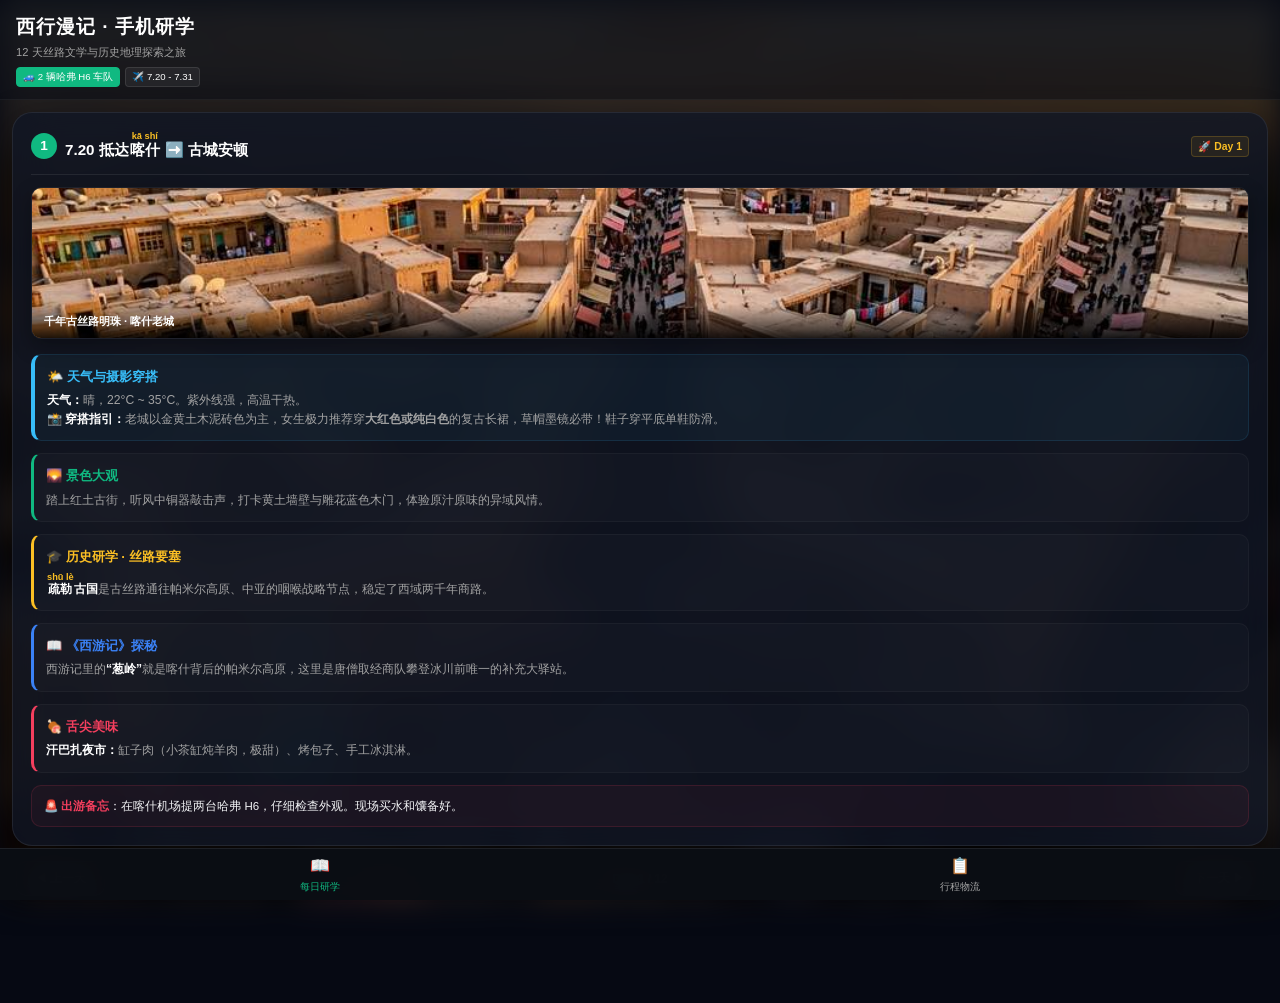
<file: mobile.html>
<!DOCTYPE html>
<html lang="zh-CN">
<head>
  <meta charset="UTF-8">
  <meta name="viewport" content="width=device-width, initial-scale=1.0, maximum-scale=1.0, user-scalable=no">
  <title>西行漫记 · 手机自驾研学看板 2.0</title>
  <meta name="description" content="10人新疆自驾亲子研学手机端便携看板">
  <style>
    /* ==========================================================================
       自包含样式：支持手机、钉钉、微信、本地双击直开，零外部依赖，极具设计美感
       ========================================================================== */
    :root {
      --bg-color: #060913;
      --panel-bg: rgba(15, 22, 38, 0.75);
      --card-bg: rgba(255, 255, 255, 0.03);
      --panel-border: rgba(255, 255, 255, 0.08);
      --text-primary: #f3f4f6;
      --text-secondary: #a3a3a3;
      --primary: #10b981;        /* 草原松石绿 */
      --secondary: #fbbf24;      /* 西域金沙黄 */
      --accent: #3b82f6;         /* 赛里木湖蓝 */
      --border-radius-lg: 20px;
      --border-radius-md: 10px;
    }

    * {
      box-sizing: border-box;
      margin: 0;
      padding: 0;
    }

    body {
      font-family: -apple-system, BlinkMacSystemFont, "PingFang SC", "Microsoft YaHei", sans-serif;
      background-color: var(--bg-color);
      color: var(--text-primary);
      line-height: 1.5;
      padding-bottom: 75px; /* 留出底部App导航栏空间 */
      overflow-x: hidden;
      min-height: 100vh;
    }

    /* 拼音 ruby 排版强化 */
    ruby {
      ruby-position: over;
      ruby-align: center;
      margin: 0 1px;
      font-weight: 700;
      color: #ffffff;
    }
    rt {
      font-size: 0.58rem;
      color: var(--secondary);
      letter-spacing: 0px;
      padding-bottom: 1px;
      font-family: sans-serif;
    }

    /* 全屏模糊动态背景 */
    .mobile-bg {
      position: fixed;
      top: 0;
      left: 0;
      width: 100%;
      height: 100%;
      background-size: cover;
      background-position: center;
      filter: brightness(0.2) blur(15px);
      -webkit-filter: brightness(0.2) blur(15px);
      z-index: -1;
      transition: background-image 0.5s ease-in-out;
    }

    /* 顶部精美小栏 */
    .hero {
      position: relative;
      height: 100px;
      width: 100%;
      display: flex;
      align-items: flex-end;
      padding: 12px 16px;
      border-bottom: 1px solid rgba(255, 255, 255, 0.05);
      background: rgba(8, 12, 22, 0.5);
      backdrop-filter: blur(5px);
    }

    .hero-content {
      z-index: 2;
    }

    .hero h1 {
      font-size: 1.2rem;
      font-weight: 800;
      color: #ffffff;
      letter-spacing: 1px;
    }

    .hero p {
      font-size: 0.7rem;
      color: var(--text-secondary);
      margin-top: 2px;
    }

    .hero-badges {
      display: flex;
      gap: 5px;
      margin-top: 6px;
    }

    .badge {
      display: inline-block;
      padding: 2px 6px;
      font-size: 0.6rem;
      border-radius: 4px;
      background: rgba(255, 255, 255, 0.06);
      border: 1px solid rgba(255, 255, 255, 0.1);
      color: #fff;
    }

    .badge.primary {
      background: var(--primary);
      border-color: var(--primary);
    }

    /* 主容器 */
    .container {
      width: 100%;
      padding: 12px;
    }

    /* 故事书卡片 */
    .day-card {
      background: var(--panel-bg);
      border: 1px solid var(--panel-border);
      border-radius: var(--border-radius-lg);
      padding: 18px;
      margin-bottom: 15px;
      display: none;
      backdrop-filter: blur(20px);
      -webkit-backdrop-filter: blur(20px);
      box-shadow: 0 15px 35px rgba(0, 0, 0, 0.5);
    }

    .day-card.active {
      display: block;
      animation: slideIn 0.35s cubic-bezier(0.25, 1, 0.5, 1);
    }

    @keyframes slideIn {
      from { opacity: 0; transform: translateY(12px); }
      to { opacity: 1; transform: translateY(0); }
    }

    /* 卡片头部 */
    .day-header {
      display: flex;
      justify-content: space-between;
      align-items: center;
      border-bottom: 1px solid rgba(255, 255, 255, 0.08);
      padding-bottom: 12px;
      margin-bottom: 12px;
    }

    .day-title-left {
      display: flex;
      align-items: center;
      gap: 8px;
    }

    .day-num {
      background: var(--primary);
      color: #fff;
      font-size: 0.85rem;
      font-weight: 900;
      width: 26px;
      height: 26px;
      border-radius: 50%;
      display: flex;
      align-items: center;
      justify-content: center;
      box-shadow: 0 0 10px var(--primary-glow);
    }

    .day-title-text {
      font-size: 0.95rem;
      font-weight: 800;
      color: #fff;
    }

    .day-title-right {
      font-size: 0.65rem;
      color: var(--secondary);
      font-weight: bold;
      background: rgba(251, 191, 36, 0.08);
      padding: 2px 6px;
      border-radius: 4px;
      border: 1px solid rgba(251, 191, 36, 0.2);
    }

    /* 图片展示区 */
    .day-img-box {
      width: 100%;
      border-radius: var(--border-radius-md);
      overflow: hidden;
      margin-bottom: 15px;
      border: 1px solid rgba(255, 255, 255, 0.05);
      position: relative;
      box-shadow: 0 8px 20px rgba(0, 0, 0, 0.3);
    }

    .day-img-box img {
      width: 100%;
      height: 150px;
      object-fit: cover;
      display: block;
    }

    .day-img-caption {
      position: absolute;
      bottom: 0;
      left: 0;
      width: 100%;
      background: linear-gradient(transparent, rgba(0,0,0,0.85));
      padding: 8px 12px;
      font-size: 0.7rem;
      color: #fff;
      font-weight: bold;
    }

    /* 研学版面段落 */
    .day-body {
      display: flex;
      flex-direction: column;
      gap: 12px;
    }

    .section-block {
      background: rgba(255, 255, 255, 0.02);
      border: 1px solid rgba(255, 255, 255, 0.04);
      padding: 12px;
      border-radius: var(--border-radius-md);
      border-left: 3px solid var(--primary);
    }

    .section-block.block-weather {
      background: rgba(56, 189, 248, 0.05);
      border: 1px solid rgba(56, 189, 248, 0.12);
      border-left: 4px solid #38bdf8;
    }

    .section-block.block-scenic { border-left-color: var(--primary); }
    .section-block.block-history { border-left-color: var(--secondary); }
    .section-block.block-novel { border-left-color: var(--accent); }
    .section-block.block-food { border-left-color: #f43f5e; }

    .section-title {
      font-size: 0.82rem;
      font-weight: 800;
      margin-bottom: 5px;
      display: flex;
      align-items: center;
      gap: 6px;
    }

    .title-weather { color: #38bdf8; }
    .title-scenic { color: var(--primary); }
    .title-history { color: var(--secondary); }
    .title-novel { color: var(--accent); }
    .title-food { color: #f43f5e; }

    .section-desc {
      font-size: 0.76rem;
      color: var(--text-secondary);
      line-height: 1.5;
    }

    .section-desc strong {
      color: #fff;
    }

    /* 警告备忘 */
    .warning-card {
      background: rgba(244, 63, 94, 0.05);
      border: 1px solid rgba(244, 63, 94, 0.15);
      border-radius: var(--border-radius-md);
      padding: 12px;
      font-size: 0.72rem;
      color: var(--text-primary);
      line-height: 1.45;
    }

    .warning-card strong {
      color: #f43f5e;
    }

    /* 翻页按钮 */
    .pager-controls {
      display: flex;
      justify-content: space-between;
      align-items: center;
      margin-top: 8px;
      margin-bottom: 20px;
      padding: 0 4px;
    }

    .btn-page {
      background: rgba(255, 255, 255, 0.05);
      border: 1px solid var(--panel-border);
      color: #fff;
      padding: 8px 18px;
      border-radius: var(--border-radius-md);
      font-size: 0.75rem;
      cursor: pointer;
      font-weight: bold;
      backdrop-filter: blur(5px);
      -webkit-backdrop-filter: blur(5px);
    }

    .btn-page:active {
      background: var(--primary);
      border-color: var(--primary);
    }

    .pager-info {
      font-size: 0.75rem;
      color: var(--text-secondary);
      font-weight: bold;
    }

    /* 底部App风格导航栏 */
    .bottom-nav {
      position: fixed;
      bottom: 0;
      left: 0;
      width: 100%;
      height: 52px;
      background: rgba(11, 14, 20, 0.96);
      backdrop-filter: blur(15px);
      -webkit-backdrop-filter: blur(15px);
      border-top: 1px solid rgba(255, 255, 255, 0.08);
      display: flex;
      justify-content: space-around;
      align-items: center;
      z-index: 999;
    }

    .nav-item {
      display: flex;
      flex-direction: column;
      align-items: center;
      justify-content: center;
      color: var(--text-secondary);
      font-size: 0.65rem;
      flex: 1;
      height: 100%;
    }

    .nav-item.active {
      color: var(--primary);
    }

    .nav-item .icon {
      font-size: 1rem;
      margin-bottom: 1px;
    }
  </style>
</head>
<body>

  <!-- 全屏大背景，实现极致质感 -->
  <div class="mobile-bg" id="mobile-bg" style="background-image: url('images/kashgar.jpg');"></div>

  <!-- 顶部巨幕 (Hero Section) -->
  <header class="hero">
    <div class="hero-content">
      <h1>西行漫记 · 手机研学</h1>
      <p>12 天丝路文学与历史地理探索之旅</p>
      <div class="hero-badges">
        <span class="badge primary">🚙 2 辆哈弗 H6 车队</span>
        <span class="badge">✈️ 7.20 - 7.31</span>
      </div>
    </div>
  </header>

  <!-- 主容器 -->
  <main class="container">

    <!-- 故事书区域 -->
    <div class="story-book">
      
      <!-- Day 1 -->
      <div id="m-day-1" class="day-card active">
        <div class="day-header">
          <div class="day-title-left">
            <div class="day-num">1</div>
            <div class="day-title-text">7.20 抵达<ruby>喀什<rt>kā shí</rt></ruby> ➡️ 古城安顿</div>
          </div>
          <div class="day-title-right">🚀 Day 1</div>
        </div>
        <div class="day-img-box">
          <img src="images/kashgar.jpg" alt="喀什古城">
          <div class="day-img-caption">千年古丝路明珠 · 喀什老城</div>
        </div>
        <div class="day-body">
          <div class="section-block block-weather">
            <h5 class="section-title title-weather">🌤️ 天气与摄影穿搭</h5>
            <p class="section-desc"><strong>天气：</strong>晴，22°C ~ 35°C。紫外线强，高温干热。<br><strong>📸 穿搭指引：</strong>老城以金黄土木泥砖色为主，女生极力推荐穿<b>大红色或纯白色</b>的复古长裙，草帽墨镜必带！鞋子穿平底单鞋防滑。</p>
          </div>
          <div class="section-block block-scenic">
            <h5 class="section-title title-scenic">🌄 景色大观</h5>
            <p class="section-desc">踏上红土古街，听风中铜器敲击声，打卡黄土墙壁与雕花蓝色木门，体验原汁原味的异域风情。</p>
          </div>
          <div class="section-block block-history">
            <h5 class="section-title title-history">🎓 历史研学 · 丝路要塞</h5>
            <p class="section-desc"><strong><ruby>疏勒<rt>shū lè</rt></ruby>古国</strong>是古丝路通往帕米尔高原、中亚的咽喉战略节点，稳定了西域两千年商路。</p>
          </div>
          <div class="section-block block-novel">
            <h5 class="section-title title-novel">📖 《西游记》探秘</h5>
            <p class="section-desc">西游记里的<strong>“葱岭”</strong>就是喀什背后的帕米尔高原，这里是唐僧取经商队攀登冰川前唯一的补充大驿站。</p>
          </div>
          <div class="section-block block-food">
            <h5 class="section-title title-food">🍖 舌尖美味</h5>
            <p class="section-desc"><strong>汗巴扎夜市：</strong>缸子肉（小茶缸炖羊肉，极甜）、烤包子、手工冰淇淋。</p>
          </div>
          <div class="warning-card">
            🚨 <strong>出游备忘</strong>：在喀什机场提两台哈弗 H6，仔细检查外观。现场买水和馕备好。
          </div>
        </div>
      </div>

      <!-- Day 2 -->
      <div id="m-day-2" class="day-card">
        <div class="day-header">
          <div class="day-title-left">
            <div class="day-num">2</div>
            <div class="day-title-text">7.21 <ruby>喀什<rt>kā shí</rt></ruby>全天游 (东西城+古城)</div>
          </div>
          <div class="day-title-right">🚶 Day 2</div>
        </div>
        <div class="day-img-box">
          <img src="images/kashgar.jpg" alt="古城茶馆">
          <div class="day-img-caption">百年老茶馆与昆仑塔制高点</div>
        </div>
        <div class="day-body">
          <div class="section-block block-weather">
            <h5 class="section-title title-weather">🌤️ 天气与摄影穿搭</h5>
            <p class="section-desc"><strong>天气：</strong>晴，23°C ~ 34°C。下午偏热。<br><strong>📸 穿搭指引：</strong>在茶馆和巴扎拍照，推荐穿<b>亮黄色、橙色或宝蓝色</b>的衣服，配合老街极显异域故事感！建议穿运动鞋。</p>
          </div>
          <div class="section-block block-scenic">
            <h5 class="section-title title-scenic">🌄 景色大观</h5>
            <p class="section-desc">10:30观看开城仪式。闲逛西城彩虹巷，午后在百年老茶馆听琴，傍晚登昆仑塔看夜景。</p>
          </div>
          <div class="section-block block-history">
            <h5 class="section-title title-history">🎓 历史研学 · 班超定西域</h5>
            <p class="section-desc">东汉英雄<strong>班超</strong>“投笔从戎”，率36勇士驻守疏勒（喀什）30年，以寡敌众平定匈奴，打通了丝路。</p>
          </div>
          <div class="section-block block-novel">
            <h5 class="section-title title-novel">📖 《西游记>》探秘</h5>
            <p class="section-desc">唐僧原型<strong>玄奘法师</strong>归国时曾在疏勒停留讲佛，古城墙见证了高僧的西行足迹。</p>
          </div>
          <div class="section-block block-food">
            <h5 class="section-title title-food">🍖 舌尖美味</h5>
            <p class="section-desc">老茶馆的秘制药茶搭配薄馕，听着琴声格外悠闲。</p>
          </div>
          <div class="warning-card">
            🚨 <strong>购票备忘</strong>：<strong>艾提<ruby>尕<rt>gǎ</rt></ruby>尔清真寺门票现场买</strong>。昆仑塔门票可现场扫码购买。
          </div>
        </div>
      </div>

      <!-- Day 3 -->
      <div id="m-day-3" class="day-card">
        <div class="day-header">
          <div class="day-title-left">
            <div class="day-num">3</div>
            <div class="day-title-text">7.22 喀什 ➡️ <ruby>柯坪<rt>kē píng</rt></ruby>红沙漠 ➡️ 阿克苏</div>
          </div>
          <div class="day-title-right">🚗 Day 3</div>
        </div>
        <div class="day-img-box">
          <img src="images/aksu.jpg" alt="红沙漠">
          <div class="day-img-caption">红色岩砂风化沙漠 · 柯坪地貌</div>
        </div>
        <div class="day-body">
          <div class="section-block block-weather">
            <h5 class="section-title title-weather">🌤️ 天气与摄影穿搭</h5>
            <p class="section-desc"><strong>天气：</strong>晴，24°C ~ 36°C。沙漠温度极高。<br><strong>📸 穿搭指引：</strong>在红沙漠拍照，推荐穿<b>纯白色</b>或者酷黑、军绿色机能风，对比鲜明。必带防晒帽衣，穿防沙鞋。</p>
          </div>
          <div class="section-block block-scenic">
            <h5 class="section-title title-scenic">🌄 景色大观</h5>
            <p class="section-desc">驱车前往红沙漠，中国唯一的红色沙丘，租沙地车让孩子们撒欢，傍晚住阿克苏。</p>
          </div>
          <div class="section-block block-history">
            <h5 class="section-title title-history">🎓 历史研学 · 红岩烽燧</h5>
            <p class="section-desc"><ruby>柯坪<rt>kē píng</rt></ruby>为古丝路北道驿站，砂岩因铁质风化发红，古代将士在此筑<ruby>烽燧<rt>fēng suì</rt></ruby>为商队引路。</p>
          </div>
          <div class="section-block block-novel">
            <h5 class="section-title title-novel">📖 《西游记》探秘</h5>
            <p class="section-desc">这火红的沙海极像西游记中的<strong>“火焰山”</strong>，能让孩子瞬间想起孙悟空借芭蕉扇扇灭大火的经典故事！</p>
          </div>
          <div class="section-block block-food">
            <h5 class="section-title title-food">🍖 舌尖美味</h5>
            <p class="section-desc">阿克苏的盐水羊肉与烤羊排十分出名，老城夜市可喝手工酸奶刨冰。</p>
          </div>
          <div class="warning-card">
            🚨 <strong>购票备忘</strong>：红沙漠门票现场买。<br><strong style="color: var(--secondary);">⚠️ 极重要：今天必须在大众点评预定明天温宿大峡谷的票！</strong>
          </div>
        </div>
      </div>

      <!-- Day 4 -->
      <div id="m-day-4" class="day-card">
        <div class="day-header">
          <div class="day-title-left">
            <div class="day-num">4</div>
            <div class="day-title-text">7.23 阿克苏 ➡️ 温宿大峡谷 ➡️ 库车</div>
          </div>
          <div class="day-title-right">🚗 Day 4</div>
        </div>
        <div class="day-img-box">
          <img src="images/wensu.jpg" alt="温宿大峡谷">
          <div class="day-img-caption">托木尔峰冰川切割奇观</div>
        </div>
        <div class="day-body">
          <div class="section-block block-weather">
            <h5 class="section-title title-weather">🌤️ 天气与摄影穿搭</h5>
            <p class="section-desc"><strong>天气：</strong>晴，22°C ~ 34°C。紫外线烈，峡谷内风小闷热。<br><strong>📸 穿搭指引：</strong>红色峡谷非常宏伟，穿<b>亮红或亮橘色</b>的运动风冲锋衣极其上镜！**必须穿厚底高帮防滑运动鞋**避开碎石沙子。</p>
          </div>
          <div class="section-block block-scenic">
            <h5 class="section-title title-scenic">🌄 景色大观</h5>
            <p class="section-desc">漫步温宿大峡谷，奇绝的红砂绝壁，能看“不死胡杨”。下午开到古龟兹国库车。</p>
          </div>
          <div class="section-block block-history">
            <h5 class="section-title title-history">🎓 历史研学 · 托木尔峰切割地质</h5>
            <p class="section-desc">峡谷位于天山最高峰托木尔峰下，是由地壳隆升、山洪冰川侵蚀形成的地质大观。</p>
          </div>
          <div class="section-block block-novel">
            <h5 class="section-title title-novel">📖 《西游记》探秘</h5>
            <p class="section-desc">坚韧的胡杨木“千年不死不倒不朽”，像极了西游记里斩妖除魔、历尽千难万险从不言弃的孙大圣！</p>
          </div>
          <div class="section-block block-food">
            <h5 class="section-title title-food">🍖 舌尖美味</h5>
            <p class="section-desc">中午谷底无餐馆，需在 H6 后备箱备足烤馕、水果和牛肉干路餐。</p>
          </div>
          <div class="warning-card">
            🚨 <strong>自驾安全</strong>：峡谷内路况极差，<strong>哈弗 H6 停景区，全员做四驱区间车进去！</strong><br><strong style="color: var(--secondary);">⚠️ 今日在大众点评买库车王府门票！</strong>
          </div>
        </div>
      </div>

      <!-- Day 5 -->
      <div id="m-day-5" class="day-card">
        <div class="day-header">
          <div class="day-title-left">
            <div class="day-num">5</div>
            <div class="day-title-text">7.24 库车古城人文 (王府+热斯坦)</div>
          </div>
          <div class="day-title-right">🚶 Day 5</div>
        </div>
        <div class="day-img-box">
          <img src="images/yining.jpg" alt="热斯坦老街">
          <div class="day-img-caption">彩色雕花小巷与古龟兹国古寺</div>
        </div>
        <div class="day-body">
          <div class="section-block block-weather">
            <h5 class="section-title title-weather">🌤️ 天气与摄影穿搭</h5>
            <p class="section-desc"><strong>天气：</strong>晴转多云，22°C ~ 33°C。傍晚天气舒爽。<br><strong>📸 穿搭指引：</strong>老城民居大门多有蓝色与孔雀绿色，推荐穿<b>姜黄色或纯白色</b>民族长裙，非常有故事感。</p>
          </div>
          <div class="section-block block-scenic">
            <h5 class="section-title title-scenic">🌄 景色大观</h5>
            <p class="section-desc">不赶路的一天。带娃看库车王府，下午去热斯坦老街买现烤的库车大馕和烤包子。</p>
          </div>
          <div class="section-block block-history">
            <h5 class="section-title title-history">🎓 历史研学 · 丝路第一烽与都护府</h5>
            <p class="section-desc">古称“<ruby>龟兹<rt>qiū cí</rt></ruby>”，西域大国，曾是汉唐安西都护府重地。烽燧与王府见证了多民族防卫与交流史。</p>
          </div>
          <div class="section-block block-novel">
            <h5 class="section-title title-novel">📖 《西游记》探秘 · 真正的女儿国</h5>
            <p class="section-desc">苏巴什佛寺遗址就是西游记中<strong>“西梁女国”（女儿国）</strong>的原型，门前的库车河就是传说中的<strong>“子母河”</strong>。</p>
          </div>
          <div class="section-block block-food">
            <h5 class="section-title title-food">🍖 舌尖美味</h5>
            <p class="section-desc">热斯坦老街现烤的“车轮大馕”，金黄焦脆，孩子们超级爱吃！</p>
          </div>
          <div class="warning-card">
            🚨 <strong>购票提醒</strong>：<strong style="color: var(--secondary);">⚠️ 今日必须在大众点评抢明日克孜利亚与巴音布鲁克的票！</strong>
          </div>
        </div>
      </div>

      <!-- Day 6 -->
      <div id="m-day-6" class="day-card">
        <div class="day-header">
          <div class="day-title-left">
            <div class="day-num">6</div>
            <div class="day-title-text">7.25 库车 ➡️ 独库南段 ➡️ 巴音布鲁克</div>
          </div>
          <div class="day-title-right">🚗 Day 6</div>
        </div>
        <div class="day-img-box">
          <img src="images/bayanbulak.jpg" alt="巴音布鲁克">
          <div class="day-img-caption">开都河九曲十八弯日落</div>
        </div>
        <div class="day-body">
          <div class="section-block block-weather">
            <h5 class="section-title title-weather">🌤️ 天气与摄影穿搭</h5>
            <p class="section-desc"><strong>天气：</strong>山区多云偏冷，日落山顶气温 8°C ~ 18°C。风力强。<br><strong>📸 穿搭指引：</strong>高低海拔一天跨越，<b>必须洋葱穿衣</b>。傍晚风大，必须穿<b>加绒冲锋衣或薄羽绒</b>，戴亮红大披肩非常保暖抢眼！</p>
          </div>
          <div class="section-block block-scenic">
            <h5 class="section-title title-scenic">🌄 景色大观</h5>
            <p class="section-desc">翻越险峻美丽的独库公路南段。下午抵达巴音布鲁克看“九阳连珠”日落。晚上住巴音布鲁克。</p>
          </div>
          <div class="section-block block-history">
            <h5 class="section-title title-history">🎓 历史研学 · 土尔扈特万里东归</h5>
            <p class="section-desc">首领<ruby>渥<rt>wò</rt></ruby>巴锡率领17万蒙古族人冲破阻碍万里东归重返祖国，是一段伟大的爱国史诗。</p>
          </div>
          <div class="section-block block-novel">
            <h5 class="section-title title-novel">📖 《西游记》探秘 · 通天河原型</h5>
            <p class="section-desc">静流草原的开都河就是西游记中浩荡的<strong>“通天河”</strong>，孩子们看那九曲十八弯就能联想到西游传说。</p>
          </div>
          <div class="section-block block-food">
            <h5 class="section-title title-food">🍖 舌尖美味</h5>
            <p class="section-desc"><strong>黑头羊：</strong>巴音特产，极嫩无肉膻，在天山寒冷夜晚吃一锅黑头羊肉汤极其保暖。</p>
          </div>
          <div class="warning-card">
            🚨 <strong>保暖备忘</strong>：巴音日落很冷，<strong>两台 H6 后备箱随时备足厚外套和裤袜！</strong>
          </div>
        </div>
      </div>

      <!-- Day 7 -->
      <div id="m-day-7" class="day-card">
        <div class="day-header">
          <div class="day-title-left">
            <div class="day-num">7</div>
            <div class="day-title-text">7.26 巴音布鲁克 ➡️ 那拉提空中草原</div>
          </div>
          <div class="day-title-right">🚗 Day 7</div>
        </div>
        <div class="day-img-box">
          <img src="images/nalati.jpg" alt="那拉提">
          <div class="day-img-caption">高山雪山草甸 · 那拉提空中草原</div>
        </div>
        <div class="day-body">
          <div class="section-block block-weather">
            <h5 class="section-title title-weather">🌤️ 天气与摄影穿搭</h5>
            <p class="section-desc"><strong>天气：</strong>多云间晴，山顶气温 12°C ~ 24°C。山地阵雨多。<br><strong>📸 穿搭指引：</strong>空中绿草如茵背景雪山，穿<b>白色波西米亚蕾丝长裙</b>，或<b>牛仔衣配棕色马靴牛仔帽</b>极其潇洒出片！</p>
          </div>
          <div class="section-block block-scenic">
            <h5 class="section-title title-scenic">🌄 景色大观</h5>
            <p class="section-desc">草原深处骑马奔驰（有专人牵引，极其安全），带小孩漫步云端野花丛，拍雪山草甸大片。</p>
          </div>
          <div class="section-block block-history">
            <h5 class="section-title title-history">🎓 历史研学 · 解忧公主和亲乌孙</h5>
            <p class="section-desc">汉代<strong>解忧公主</strong>远嫁乌孙（伊犁一带），稳定盟邦防卫边关，立下卓越外交战略功绩。</p>
          </div>
          <div class="section-block block-novel">
            <h5 class="section-title title-novel">📖 《西游记》探秘</h5>
            <p class="section-desc">这里高山草甸百花盛开、白云缥缈包围雪山，正是西游神话里西王母设宴的“天山瑶池”。</p>
          </div>
          <div class="section-block block-food">
            <h5 class="section-title title-food">🍖 舌尖美味</h5>
            <p class="section-desc">品尝哈萨克油炸果子包尔萨克，配香浓的热咸奶茶，充满游牧烟火气。</p>
          </div>
          <div class="warning-card">
            🚨 <strong>乘车备忘</strong>：那拉提草原区间车票容易抢光，<strong>建议提前7天预订好空中草原大巴车套票</strong>。
          </div>
        </div>
      </div>

      <!-- Day 8 -->
      <div id="m-day-8" class="day-card">
        <div class="day-header">
          <div class="day-title-left">
            <div class="day-num">8</div>
            <div class="day-title-text">7.27 那拉提 ➡️ 昭苏天马浴河 ➡️ 昭苏玉湖</div>
          </div>
          <div class="day-title-right">🚗 Day 8</div>
        </div>
        <div class="day-img-box">
          <img src="images/zhaosu.jpg" alt="昭苏">
          <div class="day-img-caption">昭苏特克斯河畔天马浴河</div>
        </div>
        <div class="day-body">
          <div class="section-block block-weather">
            <h5 class="section-title title-weather">🌤️ 天气与摄影穿搭</h5>
            <p class="section-desc"><strong>天气：</strong>多云局部阵雨，10°C ~ 22°C。山底微冷。<br><strong>📸 穿搭指引：</strong>昭苏玉湖呈明绿色，穿<b>红色、明黄色或宝蓝色</b>的防风外衣上镜效果极美。在湿地走动要穿<b>防水底运动鞋/马靴</b>。</p>
          </div>
          <div class="section-block block-scenic">
            <h5 class="section-title title-scenic">🌄 景色大观</h5>
            <p class="section-desc">看近百匹天马踏进激流、水花喧天的壮阔场景！而深藏天山褶皱中的玉湖，犹如一块碧透的翡翠。</p>
          </div>
          <div class="section-block block-history">
            <h5 class="section-title title-history">🎓 历史研学 · 汉武帝西极天马</h5>
            <p class="section-desc">汉武帝曾作《天马歌》。良马自古是守卫西域建设国防精锐天兵骑兵的战略支点。</p>
          </div>
          <div class="section-block block-novel">
            <h5 class="section-title title-novel">📖 《西游记》探秘 · 弼马温放马</h5>
            <p class="section-desc">孙悟空管理十万天马。孩子们在昭苏看到万马在河里冲浪奔腾，就像大圣把御马放进人间河里洗澡一般！</p>
          </div>
          <div class="section-block block-food">
            <h5 class="section-title title-food">🍖 舌尖美味</h5>
            <p class="section-desc">吃昭苏当地著名的砂锅焖粉土豆和高山羊肉，土豆粉甜，孩子极喜欢。</p>
          </div>
          <div class="warning-card">
            🚨 <strong>演出备忘</strong>：提前关注天马浴河演出时间，提前购票，下午光影好最适合拍照。
          </div>
        </div>
      </div>

      <!-- Day 9 -->
      <div id="m-day-9" class="day-card">
        <div class="day-header">
          <div class="day-title-left">
            <div class="day-num">9</div>
            <div class="day-title-text">7.28 昭苏 ➡️ 伊昭公路 ➡️ 伊宁六星街</div>
          </div>
          <div class="day-title-right">🚗 Day 9</div>
        </div>
        <div class="day-img-box">
          <img src="images/yining.jpg" alt="伊宁六星街">
          <div class="day-img-caption">伊宁彩色喀赞其小镇与六星街</div>
        </div>
        <div class="day-body">
          <div class="section-block block-weather">
            <h5 class="section-title title-weather">🌤️ 天气与摄影穿搭</h5>
            <p class="section-desc"><strong>天气：</strong>晴，18°C ~ 30°C。气候暖和，紫外线强。<br><strong>📸 穿搭指引：</strong>喀赞其布满蓝色和黄色的墙面，极推穿<b>白色长裙、天空蓝裙子或明黄衣服</b>，拍照有童话即视感！</p>
          </div>
          <div class="section-block block-scenic">
            <h5 class="section-title title-scenic">🌄 景色大观</h5>
            <p class="section-desc">跨越险峻的伊昭公路，抵达蓝色的伊宁童话镇。让孩子们坐马车，品尝六星街著名的冰淇淋。</p>
          </div>
          <div class="section-block block-history">
            <h5 class="section-title title-history">🎓 历史研学 · 林则徐与惠宁渠</h5>
            <p class="section-desc">民族英雄<strong>林则徐</strong>被放伊犁，积极为百姓兴建百里“惠宁渠”灌溉大片荒田，立下了实干爱国的不朽功业。</p>
          </div>
          <div class="section-block block-novel">
            <h5 class="section-title title-novel">📖 《西游记》探秘</h5>
            <p class="section-desc">西游记里的西域城邦，正如这里一般，拥有各色精美的雕花小拱门与铺着葡萄藤的静谧木榻。</p>
          </div>
          <div class="section-block block-food">
            <h5 class="section-title title-food">🍖 舌尖美味</h5>
            <p class="section-desc"><strong>古兰丹姆冰淇淋：</strong>纯手工坚果碎冰淇淋，孩子们最喜欢；晚饭可以吃大盘鸡。</p>
          </div>
          <div class="warning-card">
            🚨 <strong>行车备忘</strong>：伊昭公路山险弯多，**严格限行7座以上车辆**。我们的两台 5 座哈弗 H6 畅行无阻。
          </div>
        </div>
      </div>

      <!-- Day 10 -->
      <div id="m-day-10" class="day-card">
        <div class="day-header">
          <div class="day-title-left">
            <div class="day-num">10</div>
            <div class="day-title-text">7.29 伊宁 ➡️ 赛里木湖 ➡️ 精河</div>
          </div>
          <div class="day-title-right">🚗 Day 10</div>
        </div>
        <div class="day-img-box">
          <img src="images/sayram.jpg" alt="赛里木湖">
          <div class="day-img-caption">大西洋最后一滴眼泪 · 赛里木湖</div>
        </div>
        <div class="day-body">
          <div class="section-block block-weather">
            <h5 class="section-title title-weather">🌤️ 天气与摄影穿搭</h5>
            <p class="section-desc"><strong>天气：</strong>多云转晴，湖面风强温低，10°C ~ 20°C。<br><strong>📸 穿搭指引：</strong>赛湖水极蓝，穿<b>大红、纯白或黄色长裙</b>上镜效果极其震撼！必须随车带<b>防风外套/加绒冲锋衣</b>防寒。</p>
          </div>
          <div class="section-block block-scenic">
            <h5 class="section-title title-scenic">🌄 景色大观</h5>
            <p class="section-desc">游览大西洋最后一滴眼泪。7月湖畔野花盛开，下午寻找白天鹅，当晚出北门住精河县。</p>
          </div>
          <div class="section-block block-history">
            <h5 class="section-title title-history">🎓 历史研学 · 大西洋的最后一滴泪</h5>
            <p class="section-desc">大西洋的水汽长途跋涉到此被高大的天山山脉拦截，抬升降雨凝结而成的高山咸水湖，是奇妙的地理生态。此外，伊犁条约谈判以及霍尔果斯口岸也凸显这里的门户主权。</p>
          </div>
          <div class="section-block block-novel">
            <h5 class="section-title title-novel">📖 《西游记》探秘</h5>
            <p class="section-desc">这里纯净无瑕的镜面般圣湖，就像古籍故事里藏有仙子龙王的高山碧水仙水潭，充满灵气。</p>
          </div>
          <div class="section-block block-food">
            <h5 class="section-title title-food">🍖 舌尖美味</h5>
            <p class="section-desc">精河以八宝豆腐和枸杞菜出名，晚饭可尝尝当地的特色枸杞清炖羊肉。</p>
          </div>
          <div class="warning-card">
            🚨 <strong>自驾备忘</strong>：我们两台哈弗 H6 走**北门临时入口**开入景区环湖。果子沟大桥绝对不允许在桥面上停车！
          </div>
        </div>
      </div>

      <!-- Day 11 -->
      <div id="m-day-11" class="day-card">
        <div class="day-header">
          <div class="day-title-left">
            <div class="day-num">11</div>
            <div class="day-title-text">7.30 精河 ➡️ 独库北段 ➡️ 乌鲁木齐</div>
          </div>
          <div class="day-title-right">🚗 Day 11</div>
        </div>
        <div class="day-img-box">
          <img src="images/wensu.jpg" alt="安集海大峡谷">
          <div class="day-img-caption">奇伟的切割地层 · 安集海大峡谷</div>
        </div>
        <div class="day-body">
          <div class="section-block block-weather">
            <h5 class="section-title title-weather">🌤️ 天气与摄影穿搭</h5>
            <p class="section-desc"><strong>天气：</strong>多云转晴，山口风力达 5-6级，气温 15°C ~ 32°C。<br><strong>📸 穿搭指引：</strong>跑长途以舒适为主，穿<b>T恤搭长运动裤配跑鞋</b>。安集海边缘风极大，可加一件<b>连帽卫衣/亮黄色防风夹克</b>。</p>
          </div>
          <div class="section-block block-scenic">
            <h5 class="section-title title-scenic">🌄 景色大观</h5>
            <p class="section-desc">挑战安集海大峡谷的惊世天堑切割，行车走在S101七彩斑斓的褶皱彩虹丹霞之中，宛如地貌仙境。</p>
          </div>
          <div class="section-block block-history">
            <h5 class="section-title title-history">🎓 历史研学 · 筑路英雄奉献精神</h5>
            <p class="section-desc">在独库公路北段独山子起点，致敬修路牺牲的 **168 位** 铁道兵革命战士，“一公里一丰碑”的奉献烈士群像。</p>
          </div>
          <div class="section-block block-novel">
            <h5 class="section-title title-novel">📖 《西游记》探秘</h5>
            <p class="section-desc">百里丹霞与大天堑怪石林立，红黄黄层理如烧融的大地，非常神似小说里神仙或洞府斗法时大地的模样。</p>
          </div>
          <div class="section-block block-food">
            <h5 class="section-title title-food">🍖 舌尖美味</h5>
            <p class="section-desc">晚上抵达乌市，来一顿盛大的新疆手抓饭、羊肉串和拉条子大餐，庆祝车队胜利凯旋！</p>
          </div>
          <div class="warning-card">
            🚨 <strong>自驾备忘</strong>：今日行程约 420km，山路多。精河出发前必须将两台车加满油！
          </div>
        </div>
      </div>

      <!-- Day 12 -->
      <div id="m-day-12" class="day-card">
        <div class="day-header">
          <div class="day-title-left">
            <div class="day-num">12</div>
            <div class="day-title-text">7.31 乌鲁木齐 ➡️ 21:00 直飞回渝</div>
          </div>
          <div class="day-title-right">✈️ Day 12</div>
        </div>
        <div class="day-img-box">
          <img src="images/yining.jpg" alt="博格达峰">
          <div class="day-img-caption">远眺天山雪峰 · 乌鲁木齐大都市</div>
        </div>
        <div class="day-body">
          <div class="section-block block-weather">
            <h5 class="section-title title-weather">🌤️ 天气与摄影穿搭</h5>
            <p class="section-desc"><strong>天气&穿搭：</strong>晴，18°C ~ 32°C。以乘机长途舒适度为主，穿<b>舒服便服搭薄外套开衫</b>，平底鞋为宜。</p>
          </div>
          <div class="section-block block-scenic">
            <h5 class="section-title title-scenic">🌄 景色大观</h5>
            <p class="section-desc">漫步红山公园，远眺云端博格达雪峰，或者在新疆博物馆打卡丝绸之路的珍宝文物展。</p>
          </div>
          <div class="section-block block-history">
            <h5 class="section-title title-history">🎓 历史研学 · 陆上丝绸之路新心脏</h5>
            <p class="section-desc">古代西域都护到现代新亚欧大陆桥心脏，乌鲁木齐作为一带一路的枢纽，正在腾飞。</p>
          </div>
          <div class="section-block block-novel">
            <h5 class="section-title title-novel">📖 《西游记》探秘 · 取得真经</h5>
            <p class="section-desc">西游记结尾，师徒取真经重返长安；我们车队12天研学同样顺利收官，带着丰富的地理人文科学知识“真经”开心回重庆！</p>
          </div>
          <div class="section-block block-food">
            <h5 class="section-title title-food">🍖 伴手特产</h5>
            <p class="section-desc">采购正宗吐鲁番葡萄干、库车小白杏干带回重庆作为手信送给亲人朋友。</p>
          </div>
          <div class="warning-card">
            🚨 <strong>归航备忘</strong>：下午18:00在乌市机场归还两台哈弗 H6（加满油），21:00搭乘航班返渝。
          </div>
        </div>
      </div>

    </div>

    <!-- 翻页控制栏 -->
    <div class="pager-controls">
      <button class="btn-page" onclick="prevSlide()">◀ 上一天</button>
      <div class="pager-info" id="m-pager-info">Day 1 / 12</div>
      <button class="btn-page" onclick="nextSlide()">下一天 ▶</button>
    </div>

  </main>

  <!-- 底部固定App式导航栏 -->
  <nav class="bottom-nav">
    <div class="nav-item active" onclick="showNavPage(1, this)">
      <span class="icon">📖</span>
      <span>每日研学</span>
    </div>
    <div class="nav-item" onclick="showNavPage(2, this)">
      <span class="icon">📋</span>
      <span>行程物流</span>
    </div>
  </nav>

  <!-- 交互逻辑 JS -->
  <script>
    let currentSlide = 1;
    const totalSlides = 12;

    const imgMap = {
      1: 'images/kashgar.jpg',
      2: 'images/kashgar.jpg',
      3: 'images/aksu.jpg',
      4: 'images/wensu.jpg',
      5: 'images/yining.jpg',
      6: 'images/bayanbulak.jpg',
      7: 'images/nalati.jpg',
      8: 'images/zhaosu.jpg',
      9: 'images/yining.jpg',
      10: 'images/sayram.jpg',
      11: 'images/wensu.jpg',
      12: 'images/yining.jpg'
    };

    function displaySlide(slideId) {
      document.querySelectorAll('.day-card').forEach((card, idx) => {
        if (idx === (slideId - 1)) {
          card.classList.add('active');
        } else {
          card.classList.remove('active');
        }
      });
      document.getElementById('m-pager-info').textContent = `Day ${slideId} / 12`;
      currentSlide = slideId;

      // 联动手机背景虚化图
      const mobileBg = document.getElementById('mobile-bg');
      if (mobileBg && imgMap[slideId]) {
        mobileBg.style.opacity = '0.3';
        setTimeout(() => {
          mobileBg.style.backgroundImage = `url('${imgMap[slideId]}')`;
          mobileBg.style.opacity = '1';
        }, 150);
      }
    }

    function nextSlide() {
      if (currentSlide < totalSlides) {
        displaySlide(currentSlide + 1);
      } else {
        displaySlide(1); 
      }
    }

    function prevSlide() {
      if (currentSlide > 1) {
        displaySlide(currentSlide - 1);
      } else {
        displaySlide(totalSlides); 
      }
    }

    function showNavPage(type, element) {
      document.querySelectorAll('.bottom-nav .nav-item').forEach(item => {
        item.classList.remove('active');
      });
      element.classList.add('active');
      
      if (type === 1) {
        displaySlide(currentSlide);
        document.querySelector('.pager-controls').style.display = 'flex';
      } else {
        document.querySelectorAll('.day-card').forEach(card => {
          card.classList.add('active');
        });
        document.querySelector('.pager-controls').style.display = 'none';
      }
    }

    // 页面加载完成后，异步静默预加载所有大图，缓存到本地，翻页即开
    window.addEventListener('DOMContentLoaded', () => {
      const preloadList = [
        'images/kashgar.jpg',
        'images/aksu.jpg',
        'images/wensu.jpg',
        'images/yining.jpg',
        'images/bayanbulak.jpg',
        'images/nalati.jpg',
        'images/zhaosu.jpg',
        'images/sayram.jpg'
      ];
      preloadList.forEach(src => {
        const img = new Image();
        img.src = src;
      });
      console.log("8张优化后的研学美图已在后台预加载完成！");
    });
  </script>
</body>
</html>
</file>
<file: styles.css>
/* ==========================================================================
   西行漫记 · 亲子历史地理研学自驾指南 2.0 (styles.css)
   设计风格：极致轻奢玻璃拟态 (Glassmorphism)，故事书单页 presentation 布局
   ========================================================================== */

:root {
  --bg-color: #080b11;
  --panel-bg: rgba(13, 20, 35, 0.65);
  --card-bg: rgba(255, 255, 255, 0.04);
  --panel-border: rgba(255, 255, 255, 0.08);
  --text-primary: #f3f4f6;
  --text-secondary: #a3a3a3;
  --text-muted: #737373;
  
  /* 自然高亮色 */
  --primary: #10b981;        /* 草原松石绿 */
  --primary-glow: rgba(16, 185, 129, 0.2);
  --secondary: #fbbf24;      /* 西域金沙黄 */
  --accent: #3b82f6;         /* 赛里木湖蓝 */
  --accent-rose: #f43f5e;    /* 烈焰泉红 */
  
  --transition-smooth: all 0.4s cubic-bezier(0.25, 1, 0.5, 1);
  --border-radius-lg: 20px;
  --border-radius-md: 12px;
  --font-display: 'Outfit', 'Noto Sans SC', -apple-system, sans-serif;
}

* {
  box-sizing: border-box;
  margin: 0;
  padding: 0;
}

body {
  font-family: var(--font-display);
  background-color: var(--bg-color);
  color: var(--text-primary);
  line-height: 1.6;
  overflow: hidden; /* 双端适配：全屏 presentation 结构避免大页面滚动，只在卡片内部滚动 */
  height: 100vh;
  width: 100vw;
}

/* 全局研学大框架 */
.deck-container {
  display: grid;
  grid-template-columns: 280px 1fr;
  height: 100vh;
  width: 100vw;
}

/* 左侧行程索引栏 */
.sidebar {
  background: rgba(8, 11, 17, 0.95);
  border-right: 1px solid var(--panel-border);
  display: flex;
  flex-direction: column;
  height: 100%;
  overflow-y: auto;
  z-index: 10;
}

.sidebar-header {
  padding: 24px;
  border-bottom: 1px solid var(--panel-border);
}

.sidebar-header h1 {
  font-size: 1.35rem;
  font-weight: 800;
  color: #fff;
  letter-spacing: 1px;
  background: linear-gradient(135deg, #fff 0%, var(--primary) 100%);
  -webkit-background-clip: text;
  -webkit-text-fill-color: transparent;
}

.sidebar-header p {
  font-size: 0.72rem;
  color: var(--text-secondary);
  margin-top: 5px;
}

.sidebar-menu {
  list-style: none;
  padding: 15px 0;
}

.menu-item {
  padding: 12px 20px;
  cursor: pointer;
  display: flex;
  align-items: center;
  gap: 12px;
  font-size: 0.85rem;
  color: var(--text-secondary);
  border-left: 3px solid transparent;
  transition: var(--transition-smooth);
}

.menu-item:hover {
  background: rgba(255, 255, 255, 0.02);
  color: #fff;
}

.menu-item.active {
  background: rgba(16, 185, 129, 0.08);
  color: var(--primary);
  font-weight: bold;
  border-left-color: var(--primary);
}

.menu-day-num {
  font-family: 'Outfit', sans-serif;
  font-size: 1rem;
  font-weight: 800;
  opacity: 0.7;
}

.menu-day-name {
  white-space: nowrap;
  overflow: hidden;
  text-overflow: ellipsis;
}

/* 右侧核心展示区域 */
.deck-stage {
  position: relative;
  height: 100%;
  overflow: hidden;
  background: #020408;
}

/* 背景图遮罩 */
.stage-bg {
  position: absolute;
  top: 0;
  left: 0;
  width: 100%;
  height: 100%;
  background-size: cover;
  background-position: center;
  filter: brightness(0.22) contrast(1.1);
  transition: background-image 0.6s ease-in-out;
  z-index: 1;
}

/* 单个展示页面 */
.slide-content {
  position: relative;
  z-index: 2;
  height: 100%;
  display: grid;
  grid-template-rows: auto 1fr;
  padding: 40px;
  gap: 25px;
}

/* 幻灯片头部标题区 */
.slide-header {
  display: flex;
  justify-content: space-between;
  align-items: flex-end;
  border-bottom: 1px solid rgba(255, 255, 255, 0.1);
  padding-bottom: 15px;
}

.header-title h2 {
  font-size: 2.2rem;
  font-weight: 800;
  color: #ffffff;
  text-shadow: 0 4px 10px rgba(0,0,0,0.5);
}

.header-title p {
  font-size: 0.95rem;
  color: var(--secondary);
  font-weight: 600;
  margin-top: 4px;
}

.header-meta {
  display: flex;
  gap: 10px;
}

/* 核心内容网格 - 左右布局 */
.slide-grid {
  display: grid;
  grid-template-columns: 1.1fr 1fr;
  gap: 30px;
  height: 100%;
  min-height: 0; /* 必须设置，以支持内网格的局部自适应滚动 */
}

/* 左侧研学内容区 */
.研学-panel {
  background: var(--panel-bg);
  border: 1px solid var(--panel-border);
  border-radius: var(--border-radius-lg);
  backdrop-filter: blur(25px);
  -webkit-backdrop-filter: blur(25px);
  padding: 30px;
  display: flex;
  flex-direction: column;
  gap: 20px;
  overflow-y: auto;
  box-shadow: 0 20px 40px rgba(0,0,0,0.6);
}

.section-block {
  border-bottom: 1px dashed rgba(255, 255, 255, 0.06);
  padding-bottom: 15px;
}

.section-block:last-child {
  border: none;
  padding-bottom: 0;
}

.section-title {
  font-size: 1.05rem;
  font-weight: 700;
  margin-bottom: 8px;
  display: flex;
  align-items: center;
  gap: 8px;
}

.title-scenic { color: var(--primary); }
.title-history { color: var(--secondary); }
.title-novel { color: var(--accent); }
.title-food { color: #f43f5e; }

.section-desc {
  font-size: 0.88rem;
  color: var(--text-secondary);
  line-height: 1.6;
}

.section-desc strong {
  color: #fff;
}

/* 右侧大视觉图及准备防坑清单区 */
.visual-panel {
  display: grid;
  grid-template-rows: 1fr auto;
  gap: 20px;
  height: 100%;
  min-height: 0;
}

.visual-image-box {
  border-radius: var(--border-radius-lg);
  overflow: hidden;
  border: 1px solid var(--panel-border);
  position: relative;
  box-shadow: 0 15px 35px rgba(0,0,0,0.5);
}

.visual-image-box img {
  width: 100%;
  height: 100%;
  object-fit: cover;
  transition: transform 0.5s ease;
}

.visual-image-box:hover img {
  transform: scale(1.05);
}

.visual-image-caption {
  position: absolute;
  bottom: 0;
  left: 0;
  width: 100%;
  background: linear-gradient(transparent, rgba(0,0,0,0.85));
  padding: 15px;
  font-size: 0.8rem;
  color: var(--text-primary);
  font-weight: bold;
}

/* 备忘提醒卡 */
.visual-reminders {
  background: rgba(16, 185, 129, 0.05);
  border: 1px solid rgba(16, 185, 129, 0.15);
  border-radius: var(--border-radius-md);
  padding: 15px;
  font-size: 0.8rem;
}

.visual-reminders h4 {
  font-size: 0.88rem;
  color: var(--primary);
  margin-bottom: 8px;
  display: flex;
  align-items: center;
  gap: 6px;
}

.visual-reminders p {
  color: var(--text-secondary);
  line-height: 1.5;
}

/* 自适应及手机版隐藏 */
@media (max-width: 1024px) {
  .deck-container {
    grid-template-columns: 1fr;
  }
  .sidebar {
    display: none;
  }
}
</file>
